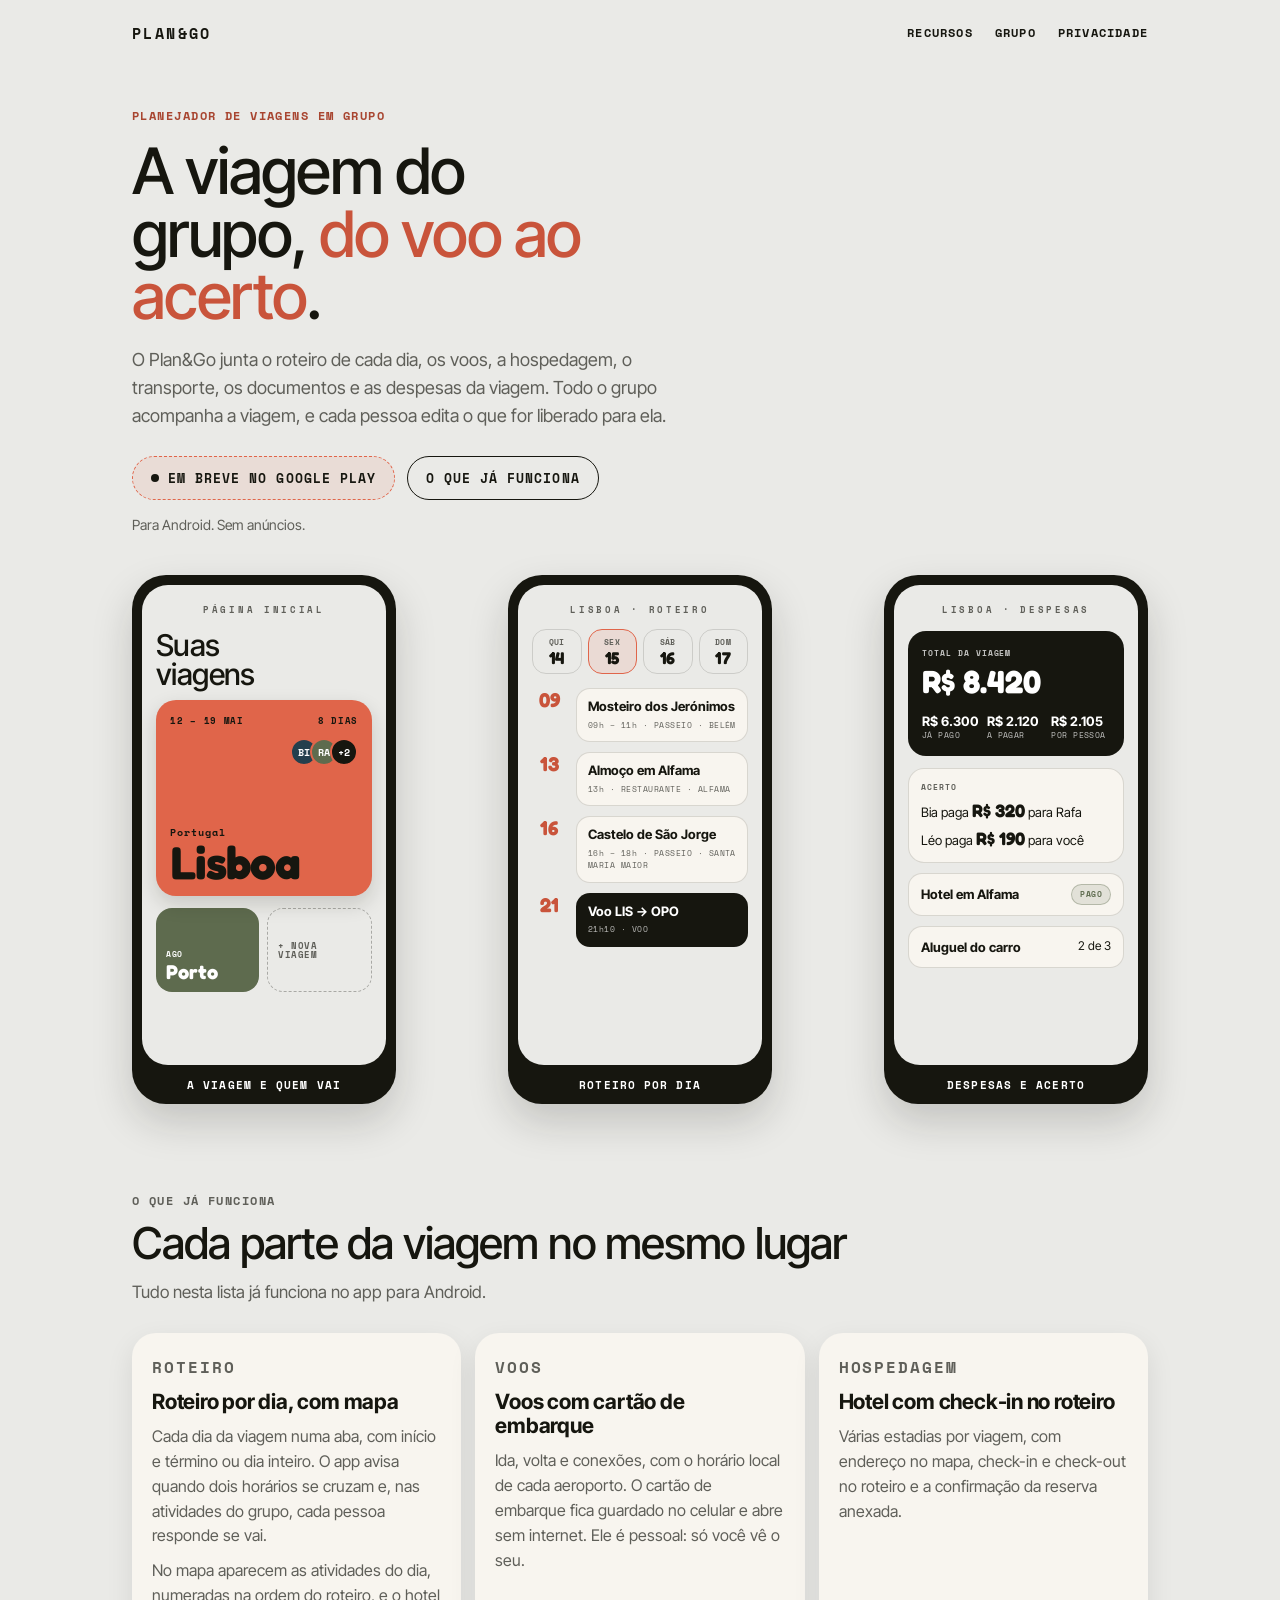
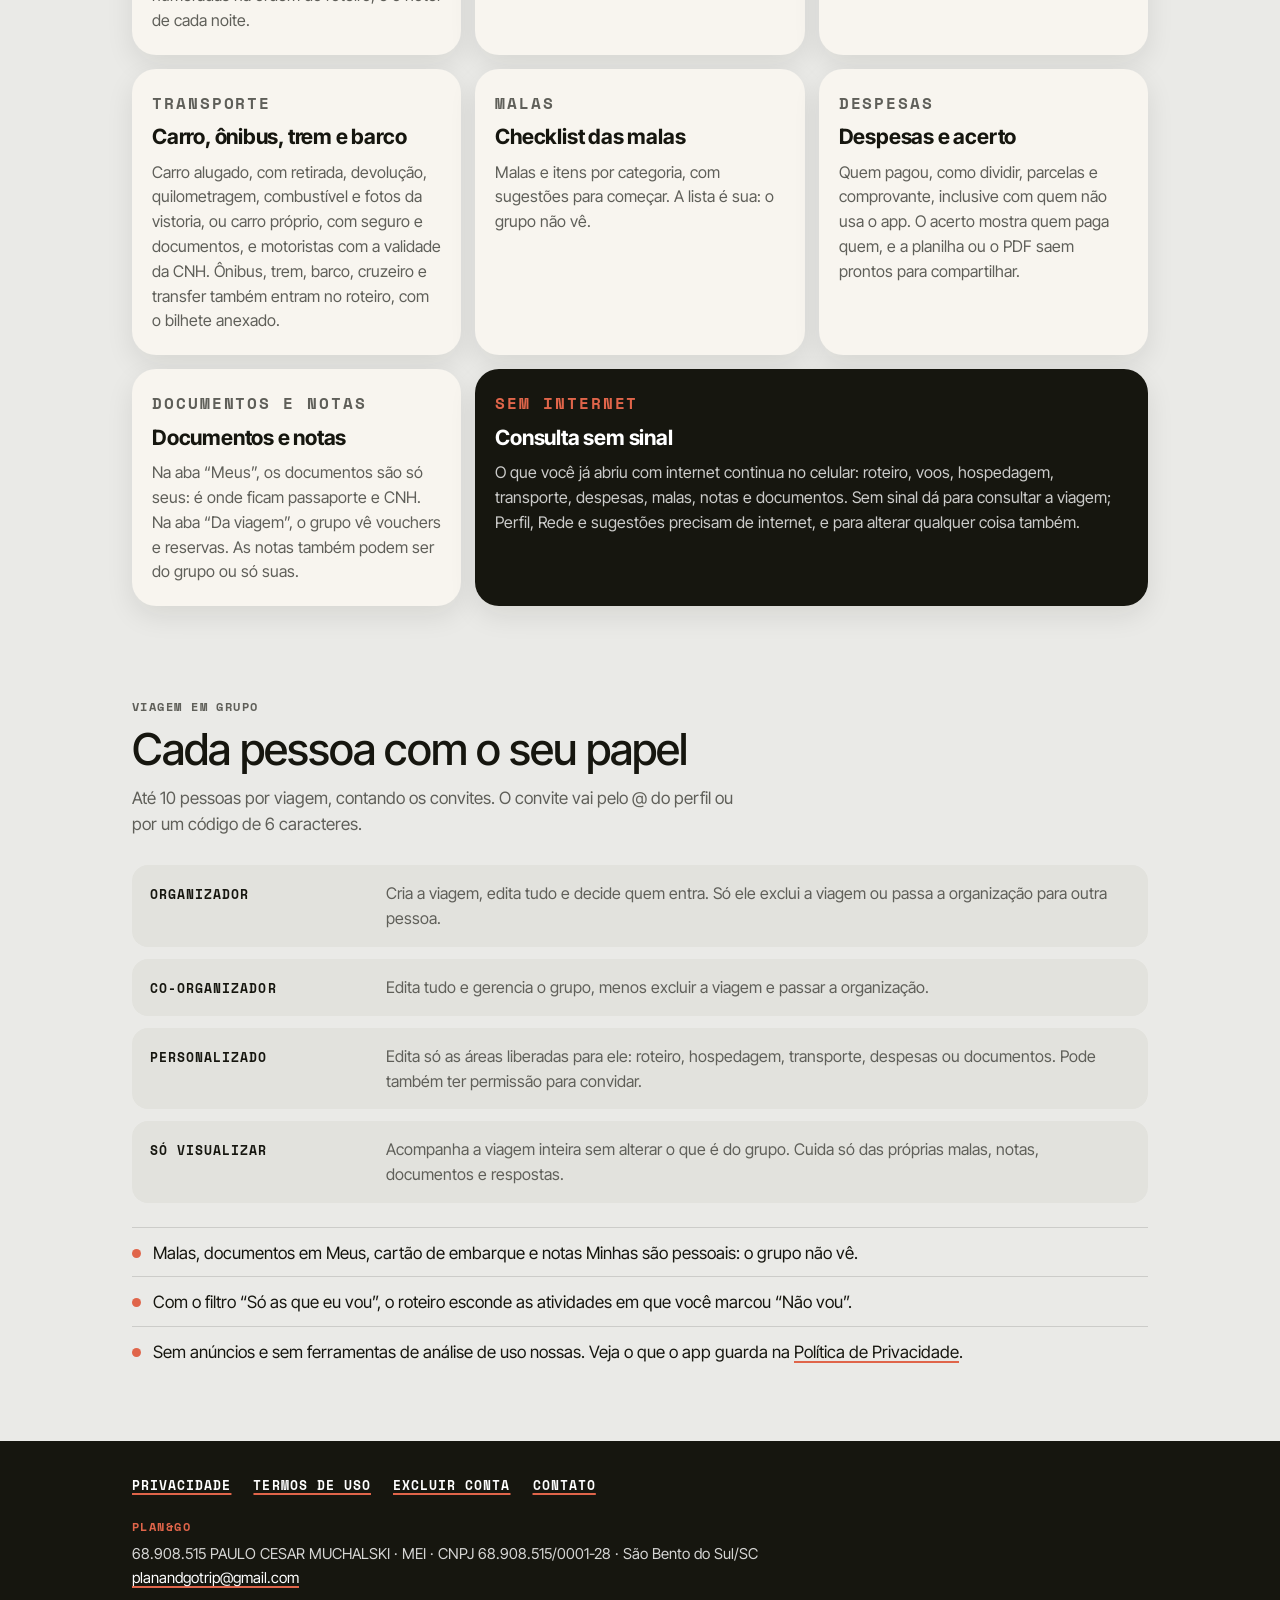
<file: index.html>
<!doctype html>
<html lang="pt-BR">
<head>
  <meta charset="utf-8">
  <meta name="viewport" content="width=device-width, initial-scale=1">
  <title>Plan&amp;Go: planeje a viagem com o grupo</title>
  <meta name="description" content="Roteiro por dia com mapa, voos, hospedagem, transporte, malas, documentos e despesas da viagem, com cada pessoa do grupo no seu papel. Em breve no Google Play.">
  <meta property="og:type" content="website">
  <meta property="og:title" content="Plan&amp;Go: planeje a viagem com o grupo">
  <meta property="og:description" content="Roteiro por dia com mapa, voos, hospedagem, transporte, malas, documentos e despesas da viagem, com cada pessoa do grupo no seu papel. Em breve no Google Play.">
  <meta property="og:url" content="https://planandgo.com.br/">
  <meta property="og:locale" content="pt_BR">
  <meta name="theme-color" content="#EAEAE7">
  <link rel="icon" href="favicon.svg" type="image/svg+xml">
  <link rel="preload" href="fonts/InterTight-500.woff2" as="font" type="font/woff2" crossorigin>
  <link rel="stylesheet" href="styles.css">
</head>
<body>
  <a class="skip-link" href="#conteudo">Pular para o conteúdo</a>

  <header class="site-header">
    <div class="wrap">
      <a class="brand" href="./" aria-label="Plan&amp;Go, página inicial">
        <span>PLAN&amp;GO</span>
      </a>
      <nav class="site-nav" aria-label="Seções">
        <a href="#recursos">Recursos</a>
        <a href="#grupo">Grupo</a>
        <a href="privacidade/">Privacidade</a>
      </nav>
    </div>
  </header>

  <main id="conteudo">
    <section class="hero" aria-labelledby="titulo">
      <div class="wrap">
        <p class="label label--coral">Planejador de viagens em grupo</p>
        <h1 id="titulo">A viagem do grupo, <em>do voo ao acerto</em>.</h1>
        <p class="hero-lead">O Plan&amp;Go junta o roteiro de cada dia, os voos, a hospedagem, o transporte, os documentos e as despesas da viagem. Todo o grupo acompanha a viagem, e cada pessoa edita o que for liberado para ela.</p>
        <div class="hero-actions">
          <p class="pill pill--soon"><span class="pill-dot" aria-hidden="true"></span>Em breve no Google Play</p>
          <a class="pill pill--line" href="#recursos">O que já funciona</a>
        </div>
        <p class="hero-note">Para Android. Sem anúncios.</p>

        <div class="screens" role="region" aria-label="Telas do app" tabindex="0">
          <figure class="phone">
            <div class="phone-screen" aria-hidden="true">
              <div class="mock-eyebrow">Página inicial</div>
              <div class="mock-title">Suas<br>viagens</div>
              <div class="mock-trip">
                <div class="mock-trip-meta"><span>12 – 19 mai</span><span>8 dias</span></div>
                <div class="mock-trip-city"><small>Portugal</small>Lisboa</div>
                <div class="mock-avatars">
                  <span class="mock-avatar" style="background:#243f4d">BI</span>
                  <span class="mock-avatar" style="background:#5e6b4e">RA</span>
                  <span class="mock-avatar" style="background:#16160f">+2</span>
                </div>
              </div>
              <div class="mock-next">
                <div class="mock-next-card"><small>Ago</small>Porto</div>
                <div class="mock-next-card mock-next-card--new">+ Nova viagem</div>
              </div>
            </div>
            <figcaption class="phone-caption">A viagem e quem vai</figcaption>
          </figure>

          <figure class="phone">
            <div class="phone-screen" aria-hidden="true">
              <div class="mock-eyebrow">Lisboa · Roteiro</div>
              <div class="mock-days">
                <div class="mock-day">Qui<b>14</b></div>
                <div class="mock-day mock-day--on">Sex<b>15</b></div>
                <div class="mock-day">Sáb<b>16</b></div>
                <div class="mock-day">Dom<b>17</b></div>
              </div>
              <div class="mock-hour">
                <div class="mock-hour-n">09</div>
                <div class="mock-act"><b>Mosteiro dos Jerónimos</b><span>09h – 11h · PASSEIO · BELÉM</span></div>
              </div>
              <div class="mock-hour">
                <div class="mock-hour-n">13</div>
                <div class="mock-act"><b>Almoço em Alfama</b><span>13h · RESTAURANTE · ALFAMA</span></div>
              </div>
              <div class="mock-hour">
                <div class="mock-hour-n">16</div>
                <div class="mock-act"><b>Castelo de São Jorge</b><span>16h – 18h · PASSEIO · SANTA MARIA MAIOR</span></div>
              </div>
              <div class="mock-hour">
                <div class="mock-hour-n">21</div>
                <div class="mock-act mock-act--flight"><b>Voo LIS → OPO</b><span>21h10 · VOO</span></div>
              </div>
            </div>
            <figcaption class="phone-caption">Roteiro por dia</figcaption>
          </figure>

          <figure class="phone">
            <div class="phone-screen" aria-hidden="true">
              <div class="mock-eyebrow">Lisboa · Despesas</div>
              <div class="mock-sum">
                <div class="label">Total da viagem</div>
                <div class="mock-sum-total">R$ 8.420</div>
                <div class="mock-sum-grid">
                  <div>R$ 6.300<span>Já pago</span></div>
                  <div>R$ 2.120<span>A pagar</span></div>
                  <div>R$ 2.105<span>Por pessoa</span></div>
                </div>
              </div>
              <div class="mock-settle">
                <div class="label label--soft">Acerto</div>
                <p>Bia paga <b>R$ 320</b> para Rafa</p>
                <p>Léo paga <b>R$ 190</b> para você</p>
              </div>
              <div class="mock-line"><b>Hotel em Alfama</b><span class="mock-chip">PAGO</span></div>
              <div class="mock-line"><b>Aluguel do carro</b><span>2 de 3</span></div>
            </div>
            <figcaption class="phone-caption">Despesas e acerto</figcaption>
          </figure>
        </div>
      </div>
    </section>

    <section class="section" id="recursos" aria-labelledby="recursos-titulo">
      <div class="wrap">
        <div class="section-head">
          <p class="label label--coral">O que já funciona</p>
          <h2 id="recursos-titulo">Cada parte da viagem no mesmo lugar</h2>
          <p>Tudo nesta lista já funciona no app para Android.</p>
        </div>
        <ul class="cards">
          <li class="card">
            <p class="label label--soft">Roteiro</p>
            <h3>Roteiro por dia, com mapa</h3>
            <p>Cada dia da viagem numa aba, com início e término ou dia inteiro. O app avisa quando dois horários se cruzam e, nas atividades do grupo, cada pessoa responde se vai.</p>
            <p>No mapa aparecem as atividades do dia, numeradas na ordem do roteiro, e o hotel de cada noite.</p>
          </li>
          <li class="card">
            <p class="label label--soft">Voos</p>
            <h3>Voos com cartão de embarque</h3>
            <p>Ida, volta e conexões, com o horário local de cada aeroporto. O cartão de embarque fica guardado no celular e abre sem internet. Ele é pessoal: só você vê o seu.</p>
          </li>
          <li class="card">
            <p class="label label--soft">Hospedagem</p>
            <h3>Hotel com check-in no roteiro</h3>
            <p>Várias estadias por viagem, com endereço no mapa, check-in e check-out no roteiro e a confirmação da reserva anexada.</p>
          </li>
          <li class="card">
            <p class="label label--soft">Transporte</p>
            <h3>Carro, ônibus, trem e barco</h3>
            <p>Carro alugado, com retirada, devolução, quilometragem, combustível e fotos da vistoria, ou carro próprio, com seguro e documentos, e motoristas com a validade da CNH. Ônibus, trem, barco, cruzeiro e transfer também entram no roteiro, com o bilhete anexado.</p>
          </li>
          <li class="card">
            <p class="label label--soft">Malas</p>
            <h3>Checklist das malas</h3>
            <p>Malas e itens por categoria, com sugestões para começar. A lista é sua: o grupo não vê.</p>
          </li>
          <li class="card">
            <p class="label label--soft">Despesas</p>
            <h3>Despesas e acerto</h3>
            <p>Quem pagou, como dividir, parcelas e comprovante, inclusive com quem não usa o app. O acerto mostra quem paga quem, e a planilha ou o PDF saem prontos para compartilhar.</p>
          </li>
          <li class="card">
            <p class="label label--soft">Documentos e notas</p>
            <h3>Documentos e notas</h3>
            <p>Na aba “Meus”, os documentos são só seus: é onde ficam passaporte e CNH. Na aba “Da viagem”, o grupo vê vouchers e reservas. As notas também podem ser do grupo ou só suas.</p>
          </li>
          <li class="card card--ink">
            <p class="label">Sem internet</p>
            <h3>Consulta sem sinal</h3>
            <p>O que você já abriu com internet continua no celular: roteiro, voos, hospedagem, transporte, despesas, malas, notas e documentos. Sem sinal dá para consultar a viagem; Perfil, Rede e sugestões precisam de internet, e para alterar qualquer coisa também.</p>
          </li>
        </ul>
      </div>
    </section>

    <section class="section" id="grupo" aria-labelledby="grupo-titulo">
      <div class="wrap">
        <div class="section-head">
          <p class="label label--coral">Viagem em grupo</p>
          <h2 id="grupo-titulo">Cada pessoa com o seu papel</h2>
          <p>Até 10 pessoas por viagem, contando os convites. O convite vai pelo @ do perfil ou por um código de 6 caracteres.</p>
        </div>
        <dl class="roles">
          <div class="role">
            <dt>Organizador</dt>
            <dd>Cria a viagem, edita tudo e decide quem entra. Só ele exclui a viagem ou passa a organização para outra pessoa.</dd>
          </div>
          <div class="role">
            <dt><span class="nowrap">Co-organizador</span></dt>
            <dd>Edita tudo e gerencia o grupo, menos excluir a viagem e passar a organização.</dd>
          </div>
          <div class="role">
            <dt>Personalizado</dt>
            <dd>Edita só as áreas liberadas para ele: roteiro, hospedagem, transporte, despesas ou documentos. Pode também ter permissão para convidar.</dd>
          </div>
          <div class="role">
            <dt>Só visualizar</dt>
            <dd>Acompanha a viagem inteira sem alterar o que é do grupo. Cuida só das próprias malas, notas, documentos e respostas.</dd>
          </div>
        </dl>
        <ul class="facts">
          <li>Malas, documentos em Meus, cartão de embarque e notas Minhas são pessoais: o grupo não vê.</li>
          <li>Com o filtro “Só as que eu vou”, o roteiro esconde as atividades em que você marcou “Não vou”.</li>
          <li>Sem anúncios e sem ferramentas de análise de uso nossas. Veja o que o app guarda na <a href="privacidade/">Política de Privacidade</a>.</li>
        </ul>
      </div>
    </section>
  </main>

  <footer class="site-footer">
    <div class="wrap">
      <nav aria-label="Rodapé">
        <ul class="footer-links">
          <li><a href="privacidade/">Privacidade</a></li>
          <li><a href="termos/">Termos de Uso</a></li>
          <li><a href="excluir-conta/">Excluir conta</a></li>
          <li><a href="mailto:planandgotrip@gmail.com">Contato</a></li>
        </ul>
      </nav>
      <p class="footer-company">
        <span class="label">Plan&amp;Go</span>
        68.908.515 PAULO CESAR MUCHALSKI · MEI · <span class="nowrap">CNPJ 68.908.515/0001-28</span> · São Bento do Sul/SC<br>
        <a href="mailto:planandgotrip@gmail.com">planandgotrip@gmail.com</a>
      </p>
    </div>
  </footer>
</body>
</html>
</file>
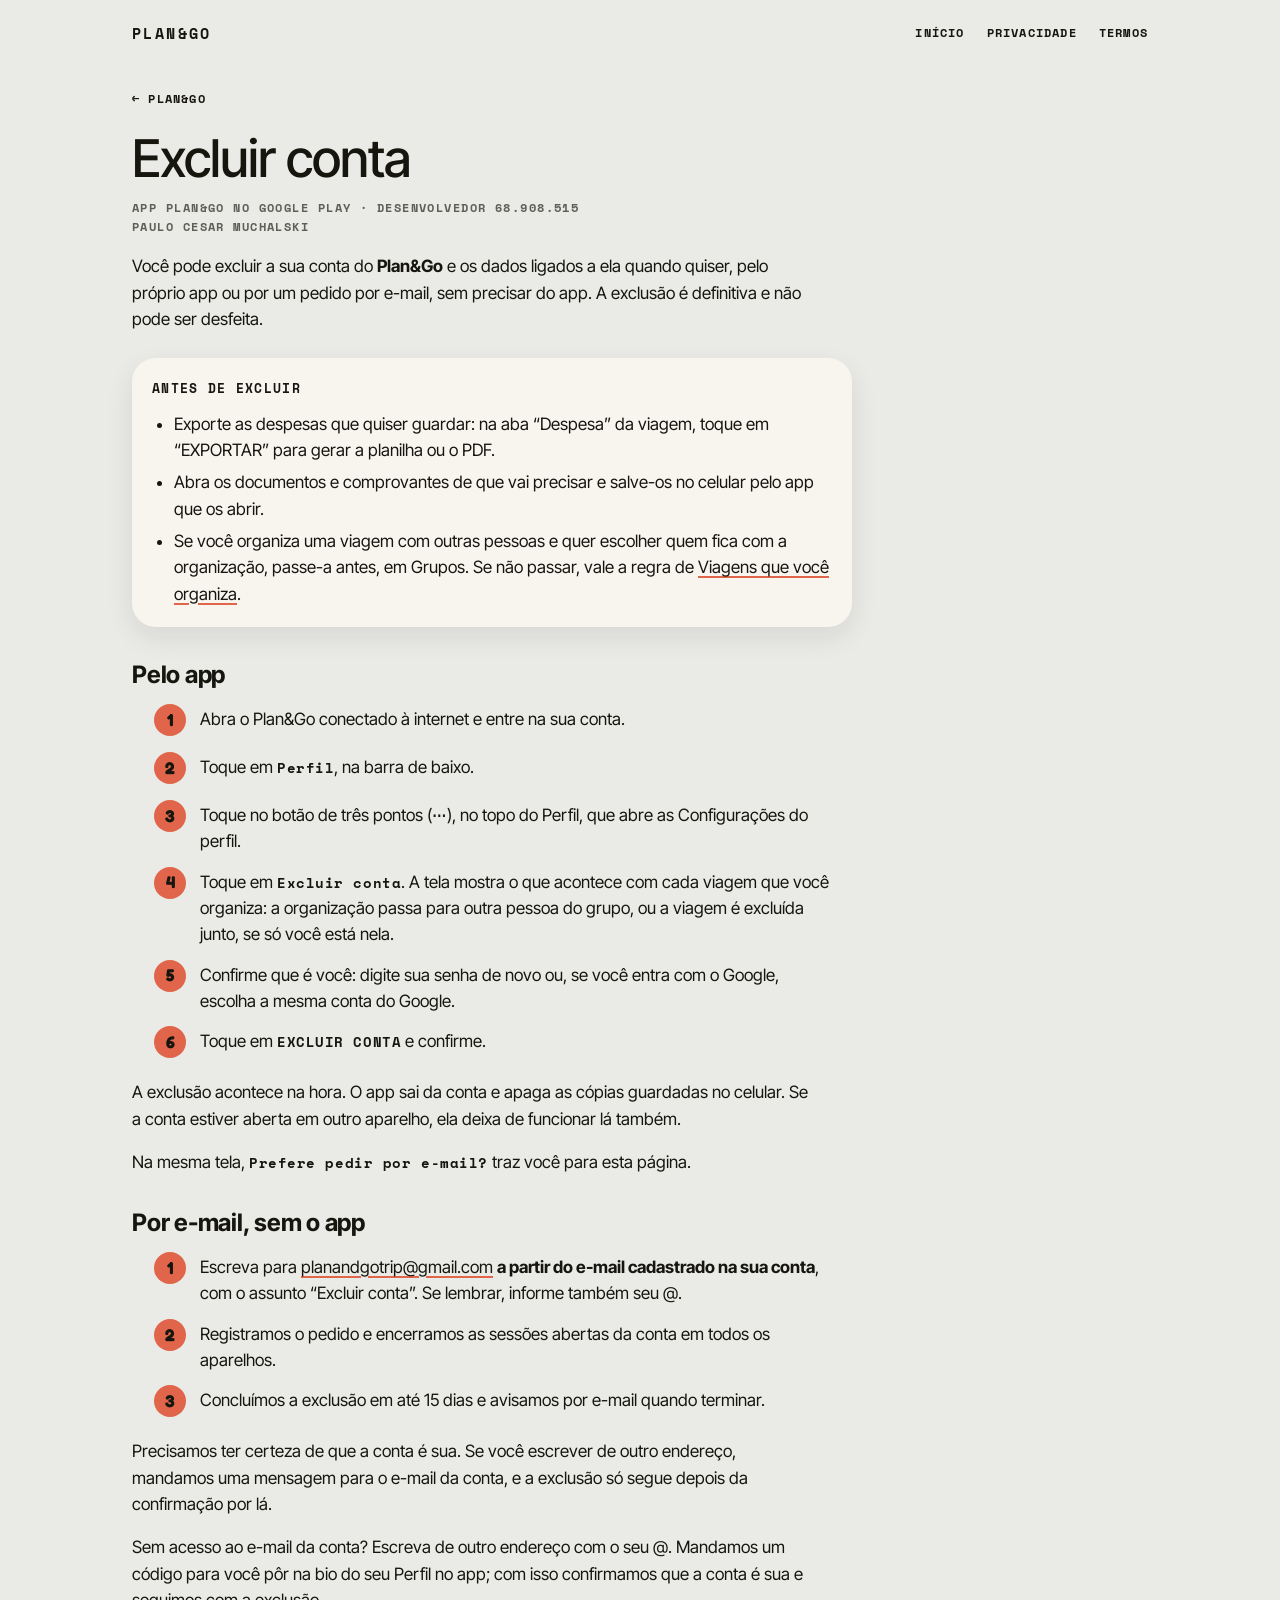
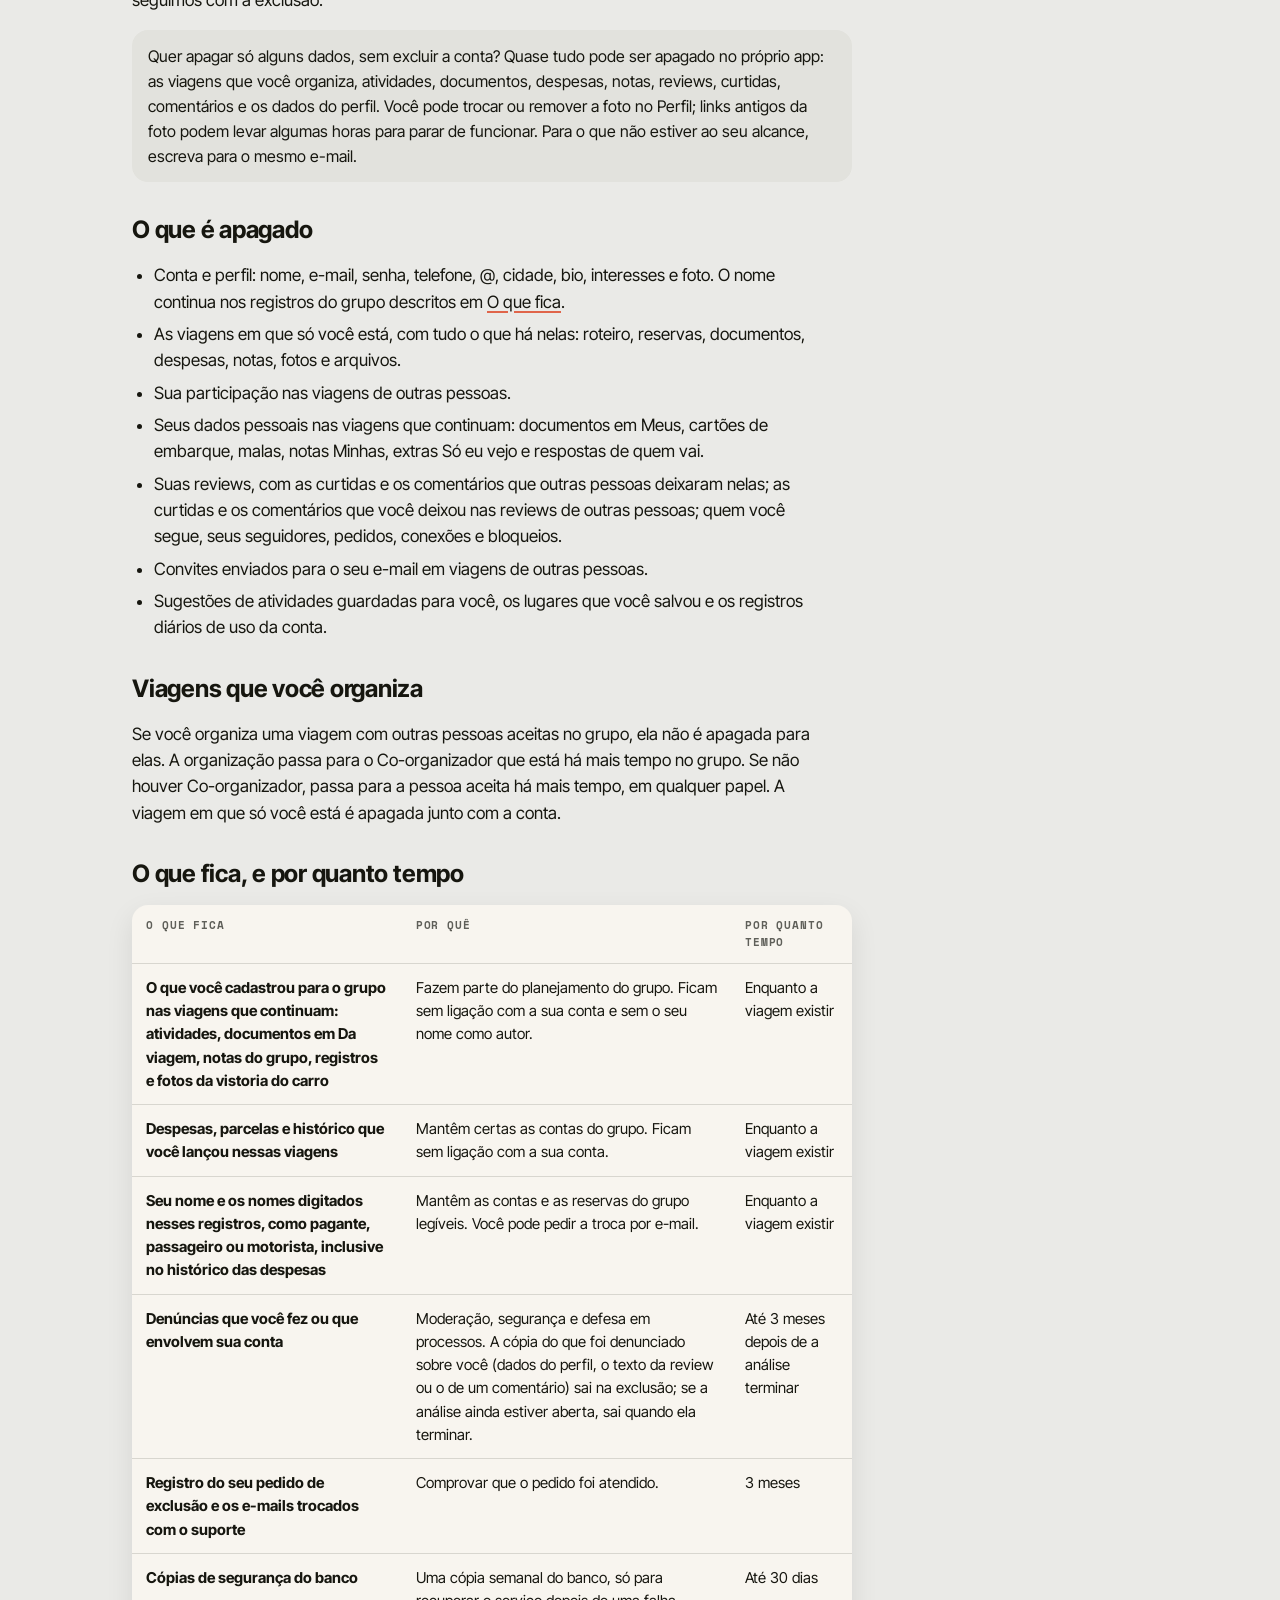
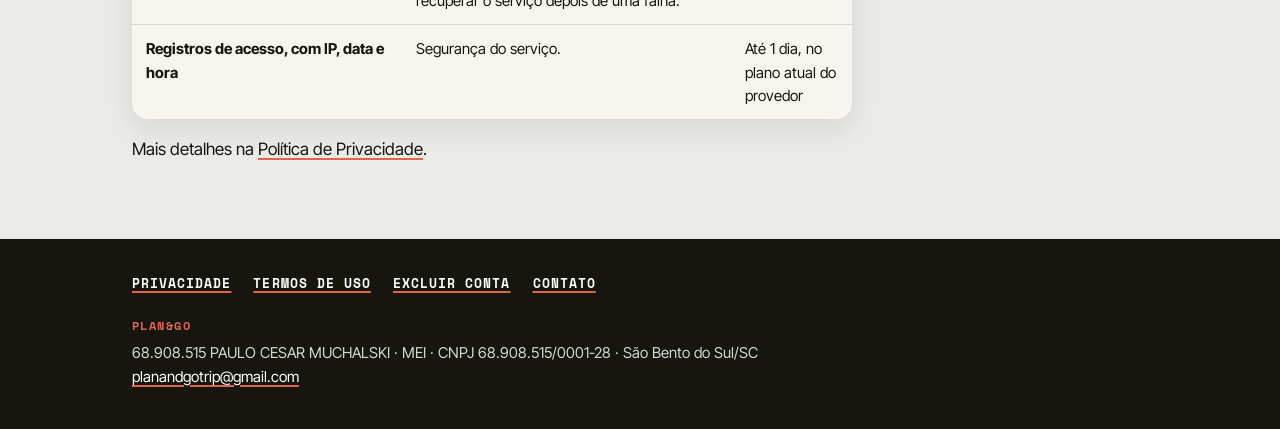
<file: excluir-conta/index.html>
<!doctype html>
<html lang="pt-BR">
<head>
  <meta charset="utf-8">
  <meta name="viewport" content="width=device-width, initial-scale=1">
  <title>Excluir conta · Plan&amp;Go</title>
  <meta name="description" content="Como excluir sua conta do app Plan&amp;Go pelo app ou por e-mail, o que é apagado, o que fica e em quanto tempo.">
  <meta name="theme-color" content="#EAEAE7">
  <link rel="icon" href="../favicon.svg" type="image/svg+xml">
  <link rel="stylesheet" href="../styles.css">
</head>
<body>
  <a class="skip-link" href="#conteudo">Pular para o conteúdo</a>

  <header class="site-header">
    <div class="wrap">
      <a class="brand" href="../" aria-label="Plan&amp;Go, página inicial">
        <span>PLAN&amp;GO</span>
      </a>
      <nav class="site-nav" aria-label="Páginas">
        <a href="../">Início</a>
        <a href="../privacidade/">Privacidade</a>
        <a href="../termos/">Termos</a>
      </nav>
    </div>
  </header>

  <main id="conteudo" class="doc">
    <div class="wrap">
      <article class="doc-inner">
        <a class="back-link" href="../">← Plan&amp;Go</a>
        <h1>Excluir conta</h1>
        <p class="doc-meta label label--soft">App Plan&amp;Go no Google Play · desenvolvedor 68.908.515 PAULO CESAR MUCHALSKI</p>

        <p>Você pode excluir a sua conta do <strong>Plan&amp;Go</strong> e os dados ligados a ela quando quiser, pelo próprio app ou por um pedido por e-mail, sem precisar do app. A exclusão é definitiva e não pode ser desfeita.</p>

        <aside class="summary" aria-labelledby="antes">
          <h2 id="antes">Antes de excluir</h2>
          <ul>
            <li>Exporte as despesas que quiser guardar: na aba “Despesa” da viagem, toque em “EXPORTAR” para gerar a planilha ou o PDF.</li>
            <li>Abra os documentos e comprovantes de que vai precisar e salve-os no celular pelo app que os abrir.</li>
            <li>Se você organiza uma viagem com outras pessoas e quer escolher quem fica com a organização, passe-a antes, em Grupos. Se não passar, vale a regra de <a href="#viagens">Viagens que você organiza</a>.</li>
          </ul>
        </aside>

        <section id="pelo-app" aria-labelledby="t-pelo-app">
          <h2 id="t-pelo-app">Pelo app</h2>
          <ol class="steps">
            <li>Abra o Plan&amp;Go conectado à internet e entre na sua conta.</li>
            <li>Toque em <span class="path">Perfil</span>, na barra de baixo.</li>
            <li>Toque no botão de três pontos (<span class="path">⋯</span>), no topo do Perfil, que abre as Configurações do perfil.</li>
            <li>Toque em <span class="path">Excluir conta</span>. A tela mostra o que acontece com cada viagem que você organiza: a organização passa para outra pessoa do grupo, ou a viagem é excluída junto, se só você está nela.</li>
            <li>Confirme que é você: digite sua senha de novo ou, se você entra com o Google, escolha a mesma conta do Google.</li>
            <li>Toque em <span class="path">EXCLUIR CONTA</span> e confirme.</li>
          </ol>
          <p>A exclusão acontece na hora. O app sai da conta e apaga as cópias guardadas no celular. Se a conta estiver aberta em outro aparelho, ela deixa de funcionar lá também.</p>
          <p>Na mesma tela, <span class="path">Prefere pedir por e-mail?</span> traz você para esta página.</p>
        </section>

        <section id="por-email" aria-labelledby="t-por-email">
          <h2 id="t-por-email">Por e-mail, sem o app</h2>
          <ol class="steps">
            <li>Escreva para <a href="mailto:planandgotrip@gmail.com?subject=Excluir%20conta">planandgotrip@gmail.com</a> <strong>a partir do e-mail cadastrado na sua conta</strong>, com o assunto “Excluir conta”. Se lembrar, informe também seu @.</li>
            <li>Registramos o pedido e encerramos as sessões abertas da conta em todos os aparelhos.</li>
            <li>Concluímos a exclusão em até 15 dias e avisamos por e-mail quando terminar.</li>
          </ol>
          <p>Precisamos ter certeza de que a conta é sua. Se você escrever de outro endereço, mandamos uma mensagem para o e-mail da conta, e a exclusão só segue depois da confirmação por lá.</p>
          <p>Sem acesso ao e-mail da conta? Escreva de outro endereço com o seu @. Mandamos um código para você pôr na bio do seu Perfil no app; com isso confirmamos que a conta é sua e seguimos com a exclusão.</p>
          <p class="note">Quer apagar só alguns dados, sem excluir a conta? Quase tudo pode ser apagado no próprio app: as viagens que você organiza, atividades, documentos, despesas, notas, reviews, curtidas, comentários e os dados do perfil. Você pode trocar ou remover a foto no Perfil; links antigos da foto podem levar algumas horas para parar de funcionar. Para o que não estiver ao seu alcance, escreva para o mesmo e-mail.</p>
        </section>

        <section id="apagado" aria-labelledby="t-apagado">
          <h2 id="t-apagado">O que é apagado</h2>
          <ul>
            <li>Conta e perfil: nome, e-mail, senha, telefone, @, cidade, bio, interesses e foto. O nome continua nos registros do grupo descritos em <a href="#fica">O que fica</a>.</li>
            <li>As viagens em que só você está, com tudo o que há nelas: roteiro, reservas, documentos, despesas, notas, fotos e arquivos.</li>
            <li>Sua participação nas viagens de outras pessoas.</li>
            <li>Seus dados pessoais nas viagens que continuam: documentos em Meus, cartões de embarque, malas, notas Minhas, extras Só eu vejo e respostas de quem vai.</li>
            <li>Suas reviews, com as curtidas e os comentários que outras pessoas deixaram nelas; as curtidas e os comentários que você deixou nas reviews de outras pessoas; quem você segue, seus seguidores, pedidos, conexões e bloqueios.</li>
            <li>Convites enviados para o seu e-mail em viagens de outras pessoas.</li>
            <li>Sugestões de atividades guardadas para você, os lugares que você salvou e os registros diários de uso da conta.</li>
          </ul>
        </section>

        <section id="viagens" aria-labelledby="t-viagens">
          <h2 id="t-viagens">Viagens que você organiza</h2>
          <p>Se você organiza uma viagem com outras pessoas aceitas no grupo, ela não é apagada para elas. A organização passa para o <span class="nowrap">Co-organizador</span> que está há mais tempo no grupo. Se não houver <span class="nowrap">Co-organizador</span>, passa para a pessoa aceita há mais tempo, em qualquer papel. A viagem em que só você está é apagada junto com a conta.</p>
        </section>

        <section id="fica" aria-labelledby="t-fica">
          <h2 id="t-fica">O que fica, e por quanto tempo</h2>
          <div class="table-wrap">
            <table>
              <thead>
                <tr><th scope="col">O que fica</th><th scope="col">Por quê</th><th scope="col">Por quanto tempo</th></tr>
              </thead>
              <tbody>
                <tr>
                  <th scope="row">O que você cadastrou para o grupo nas viagens que continuam: atividades, documentos em Da viagem, notas do grupo, registros e fotos da vistoria do carro</th>
                  <td data-label="Por quê">Fazem parte do planejamento do grupo. Ficam sem ligação com a sua conta e sem o seu nome como autor.</td>
                  <td data-label="Por quanto tempo">Enquanto a viagem existir</td>
                </tr>
                <tr>
                  <th scope="row">Despesas, parcelas e histórico que você lançou nessas viagens</th>
                  <td data-label="Por quê">Mantêm certas as contas do grupo. Ficam sem ligação com a sua conta.</td>
                  <td data-label="Por quanto tempo">Enquanto a viagem existir</td>
                </tr>
                <tr>
                  <th scope="row">Seu nome e os nomes digitados nesses registros, como pagante, passageiro ou motorista, inclusive no histórico das despesas</th>
                  <td data-label="Por quê">Mantêm as contas e as reservas do grupo legíveis. Você pode pedir a troca por e-mail.</td>
                  <td data-label="Por quanto tempo">Enquanto a viagem existir</td>
                </tr>
                <tr>
                  <th scope="row">Denúncias que você fez ou que envolvem sua conta</th>
                  <td data-label="Por quê">Moderação, segurança e defesa em processos. A cópia do que foi denunciado sobre você (dados do perfil, o texto da review ou o de um comentário) sai na exclusão; se a análise ainda estiver aberta, sai quando ela terminar.</td>
                  <td data-label="Por quanto tempo">Até 3 meses depois de a análise terminar</td>
                </tr>
                <tr>
                  <th scope="row">Registro do seu pedido de exclusão e os e-mails trocados com o suporte</th>
                  <td data-label="Por quê">Comprovar que o pedido foi atendido.</td>
                  <td data-label="Por quanto tempo">3 meses</td>
                </tr>
                <tr>
                  <th scope="row">Cópias de segurança do banco</th>
                  <td data-label="Por quê">Uma cópia semanal do banco, só para recuperar o serviço depois de uma falha.</td>
                  <td data-label="Por quanto tempo">Até 30 dias</td>
                </tr>
                <tr>
                  <th scope="row">Registros de acesso, com IP, data e hora</th>
                  <td data-label="Por quê">Segurança do serviço.</td>
                  <td data-label="Por quanto tempo">Até 1 dia, no plano atual do provedor</td>
                </tr>
              </tbody>
            </table>
          </div>
          <p>Mais detalhes na <a href="../privacidade/">Política de Privacidade</a>.</p>
        </section>
      </article>
    </div>
  </main>

  <footer class="site-footer">
    <div class="wrap">
      <nav aria-label="Rodapé">
        <ul class="footer-links">
          <li><a href="../privacidade/">Privacidade</a></li>
          <li><a href="../termos/">Termos de Uso</a></li>
          <li><a href="../excluir-conta/" aria-current="page">Excluir conta</a></li>
          <li><a href="mailto:planandgotrip@gmail.com">Contato</a></li>
        </ul>
      </nav>
      <p class="footer-company">
        <span class="label">Plan&amp;Go</span>
        68.908.515 PAULO CESAR MUCHALSKI · MEI · <span class="nowrap">CNPJ 68.908.515/0001-28</span> · São Bento do Sul/SC<br>
        <a href="mailto:planandgotrip@gmail.com">planandgotrip@gmail.com</a>
      </p>
    </div>
  </footer>
</body>
</html>
</file>
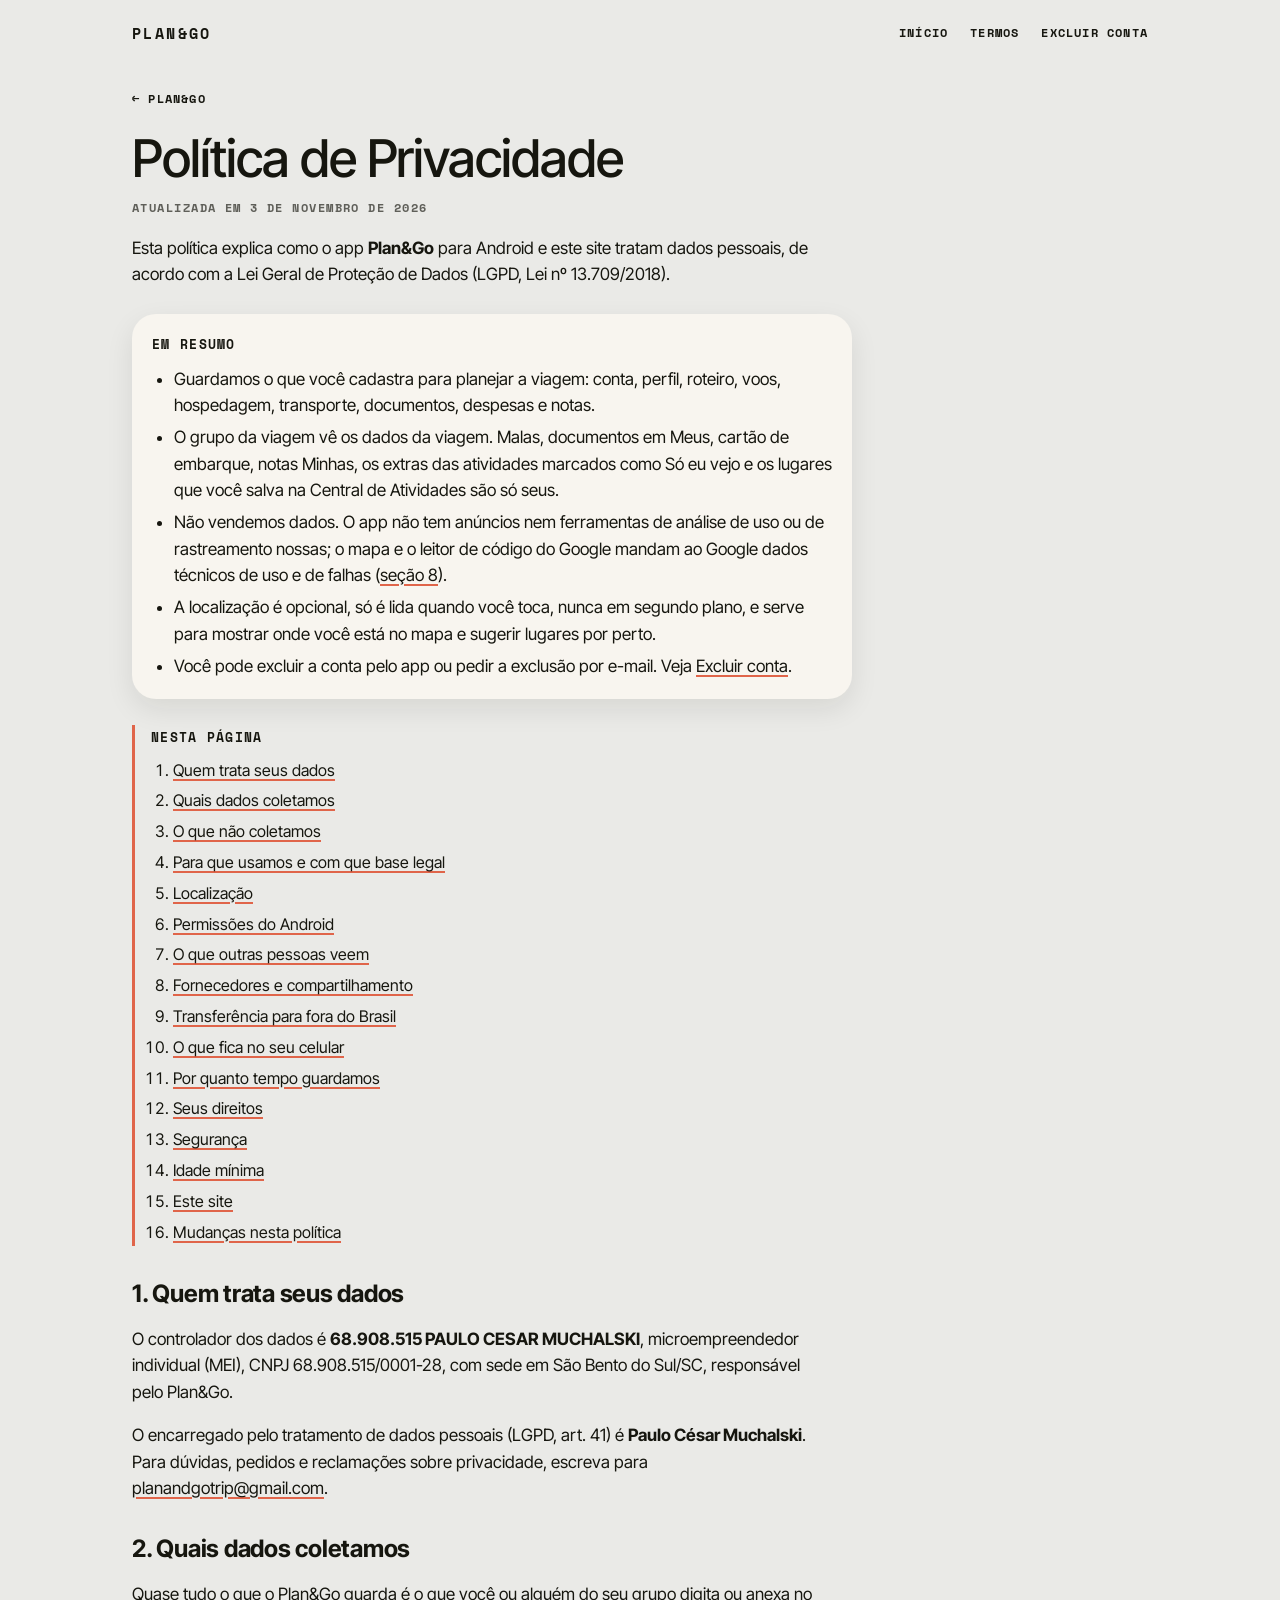
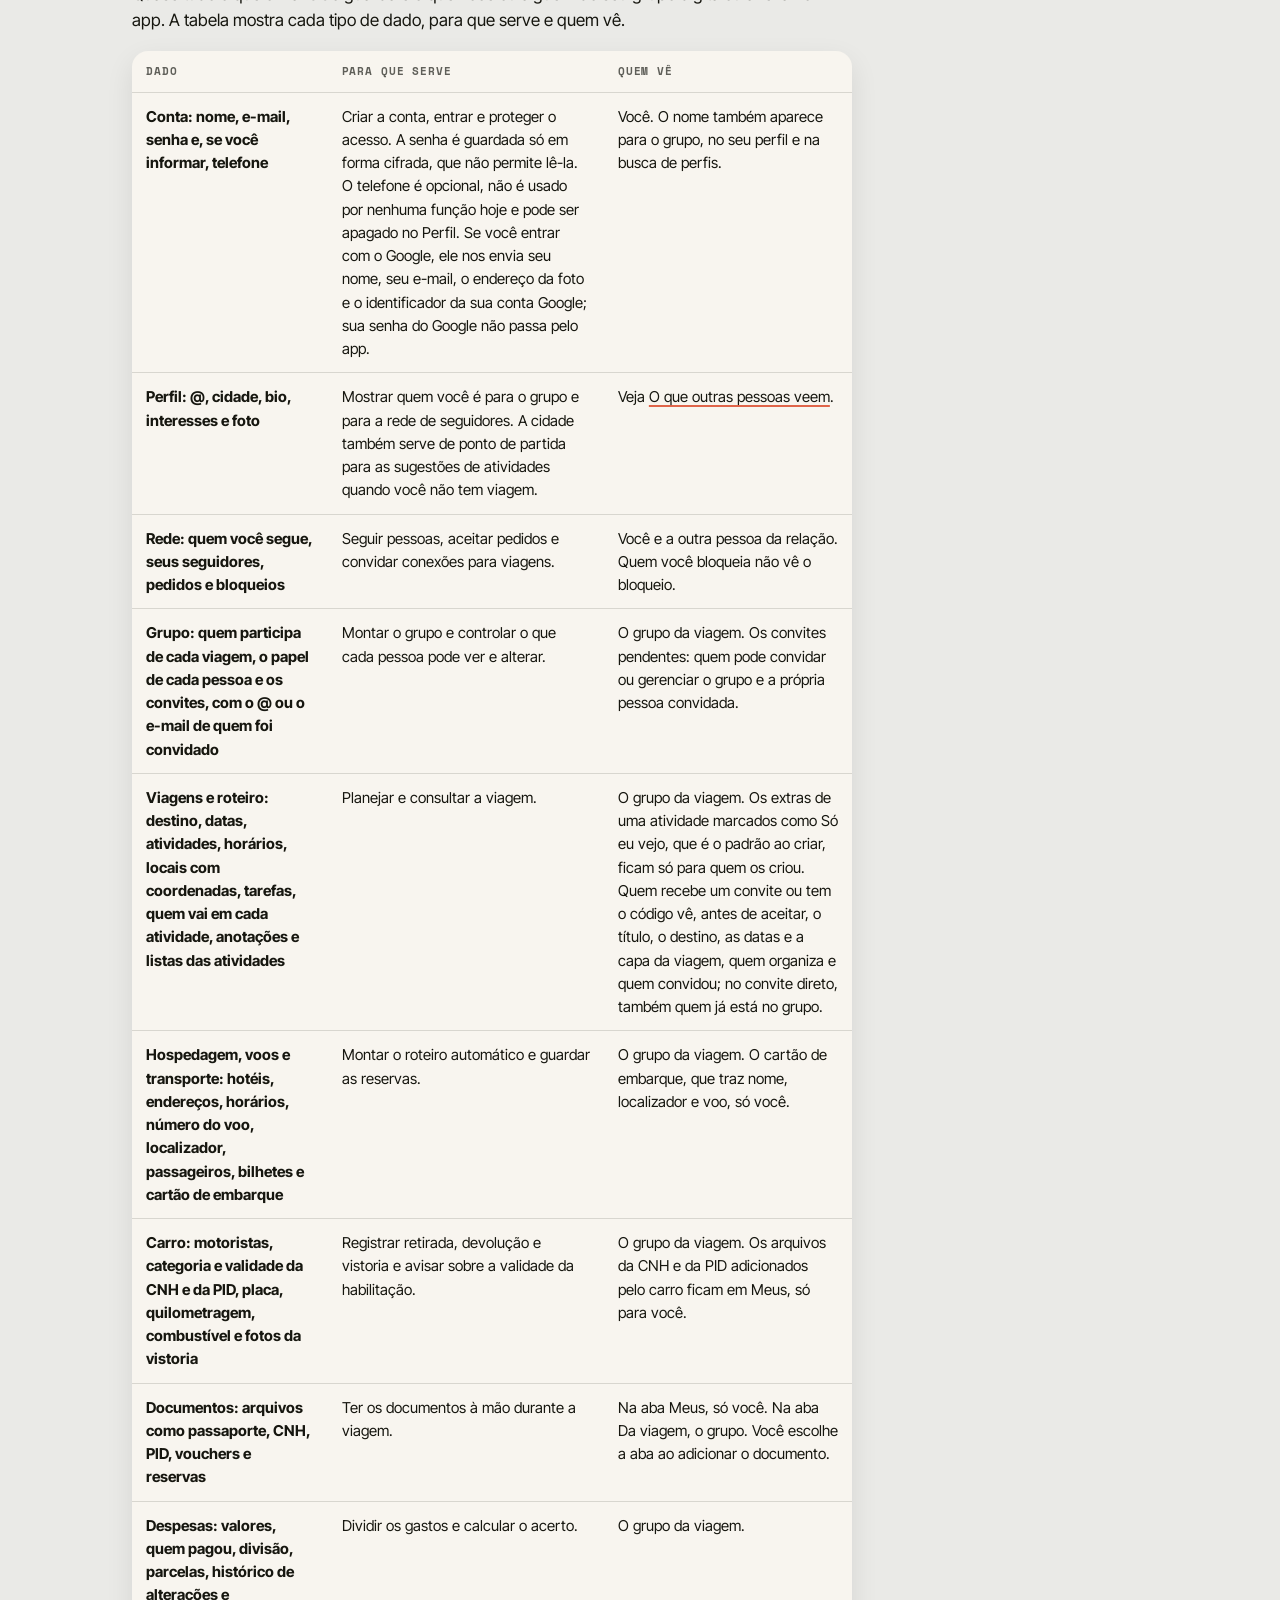
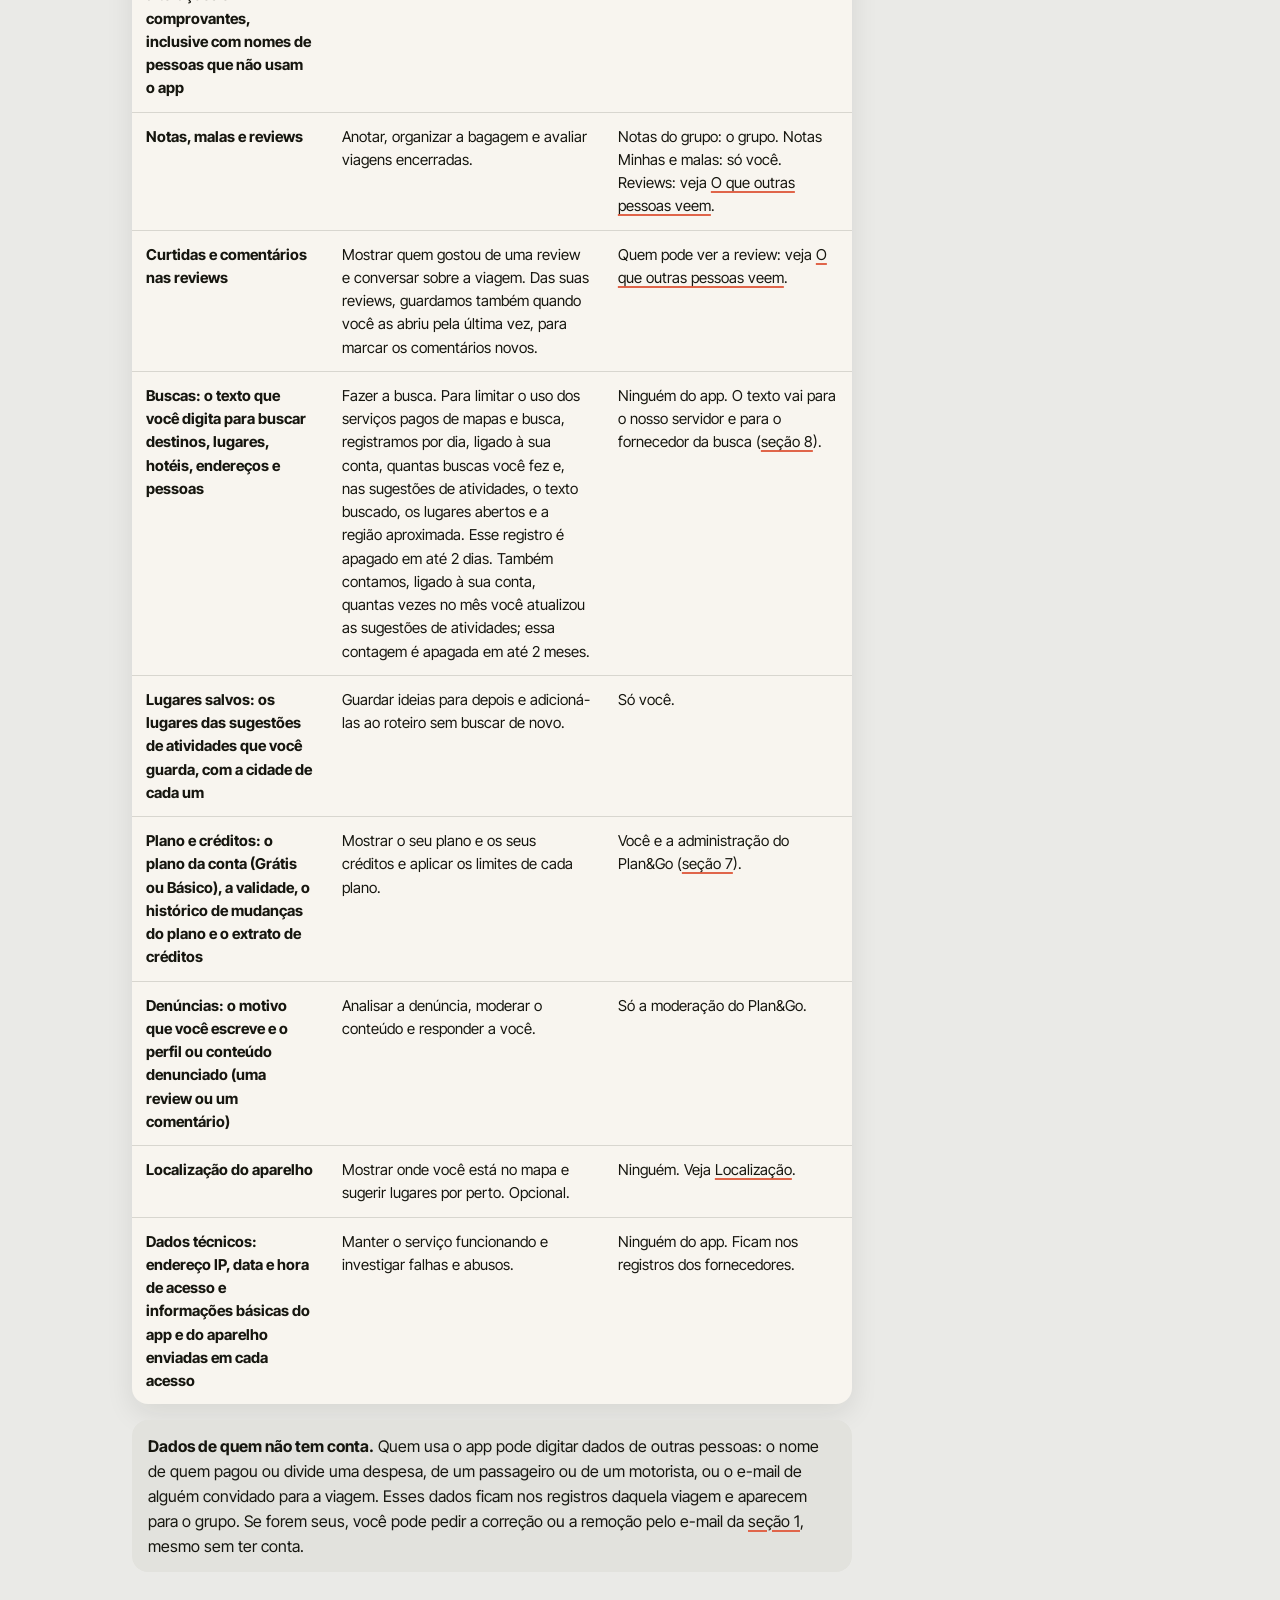
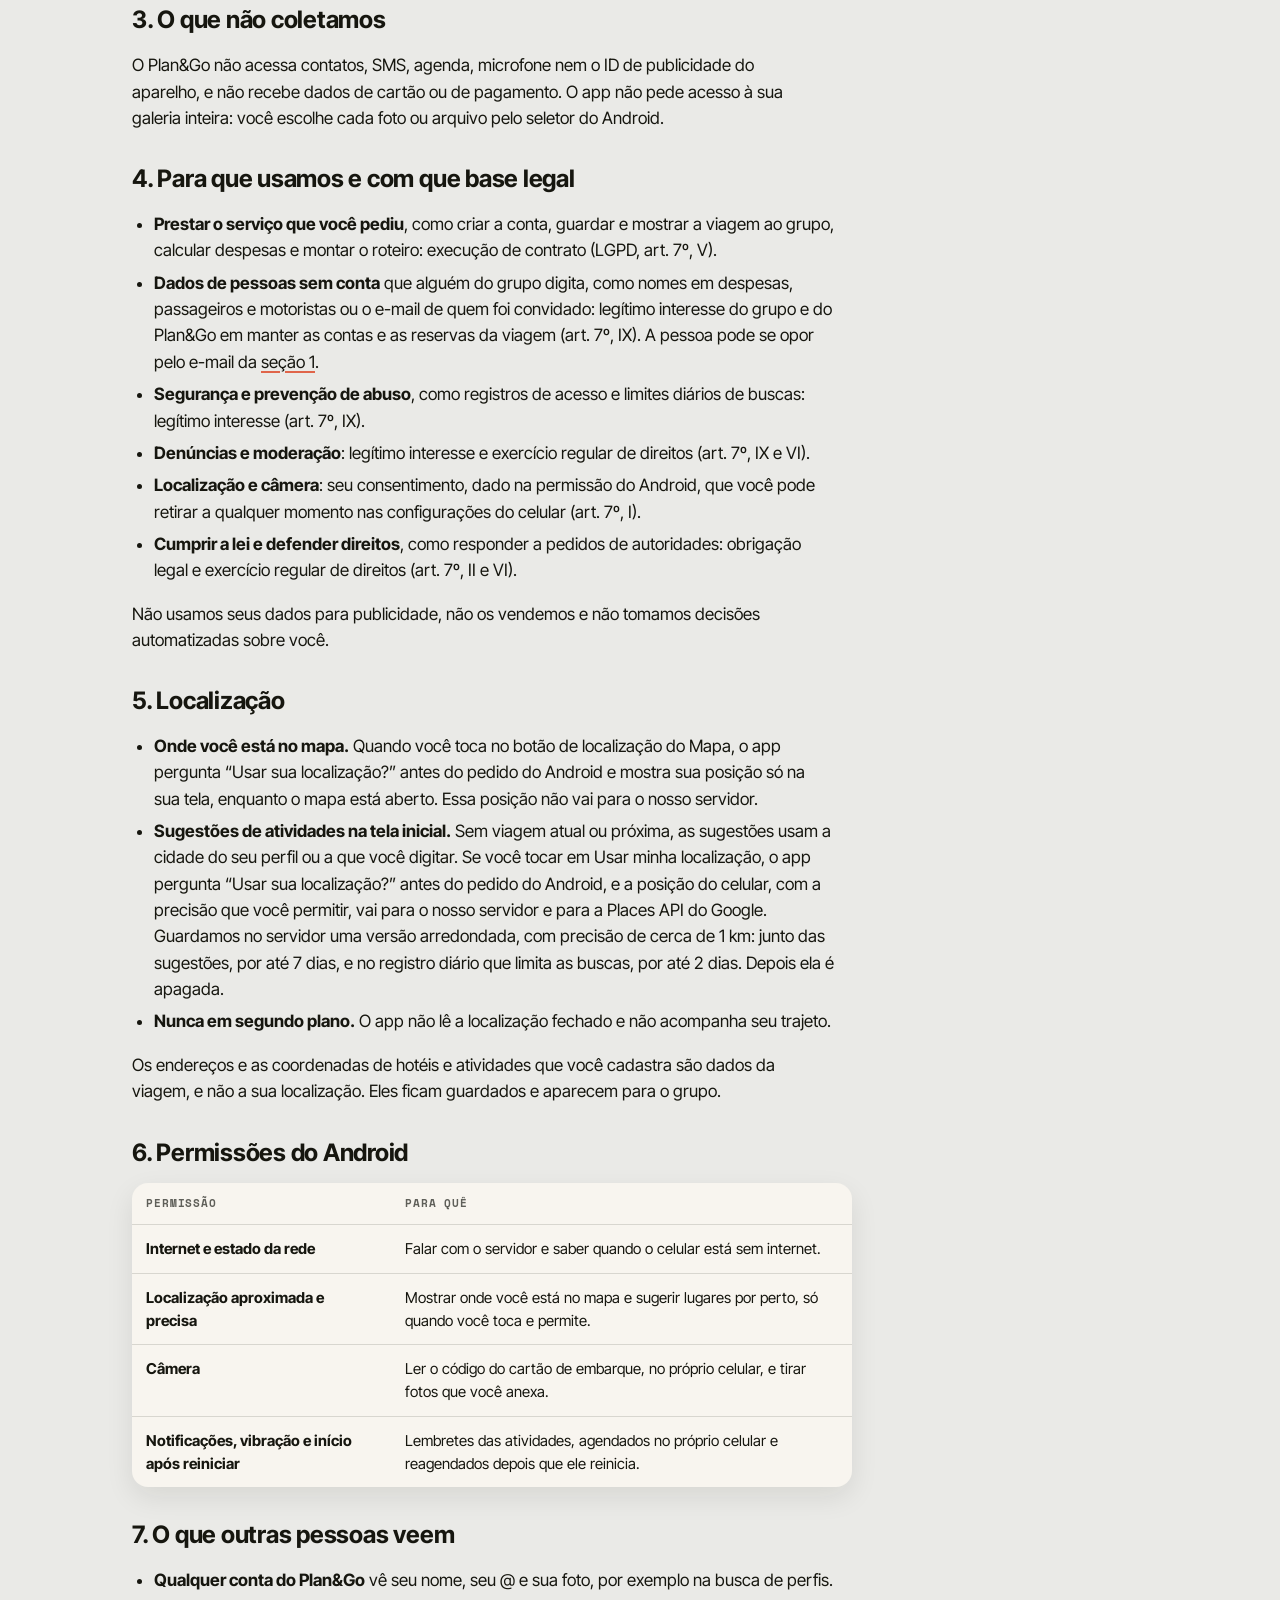
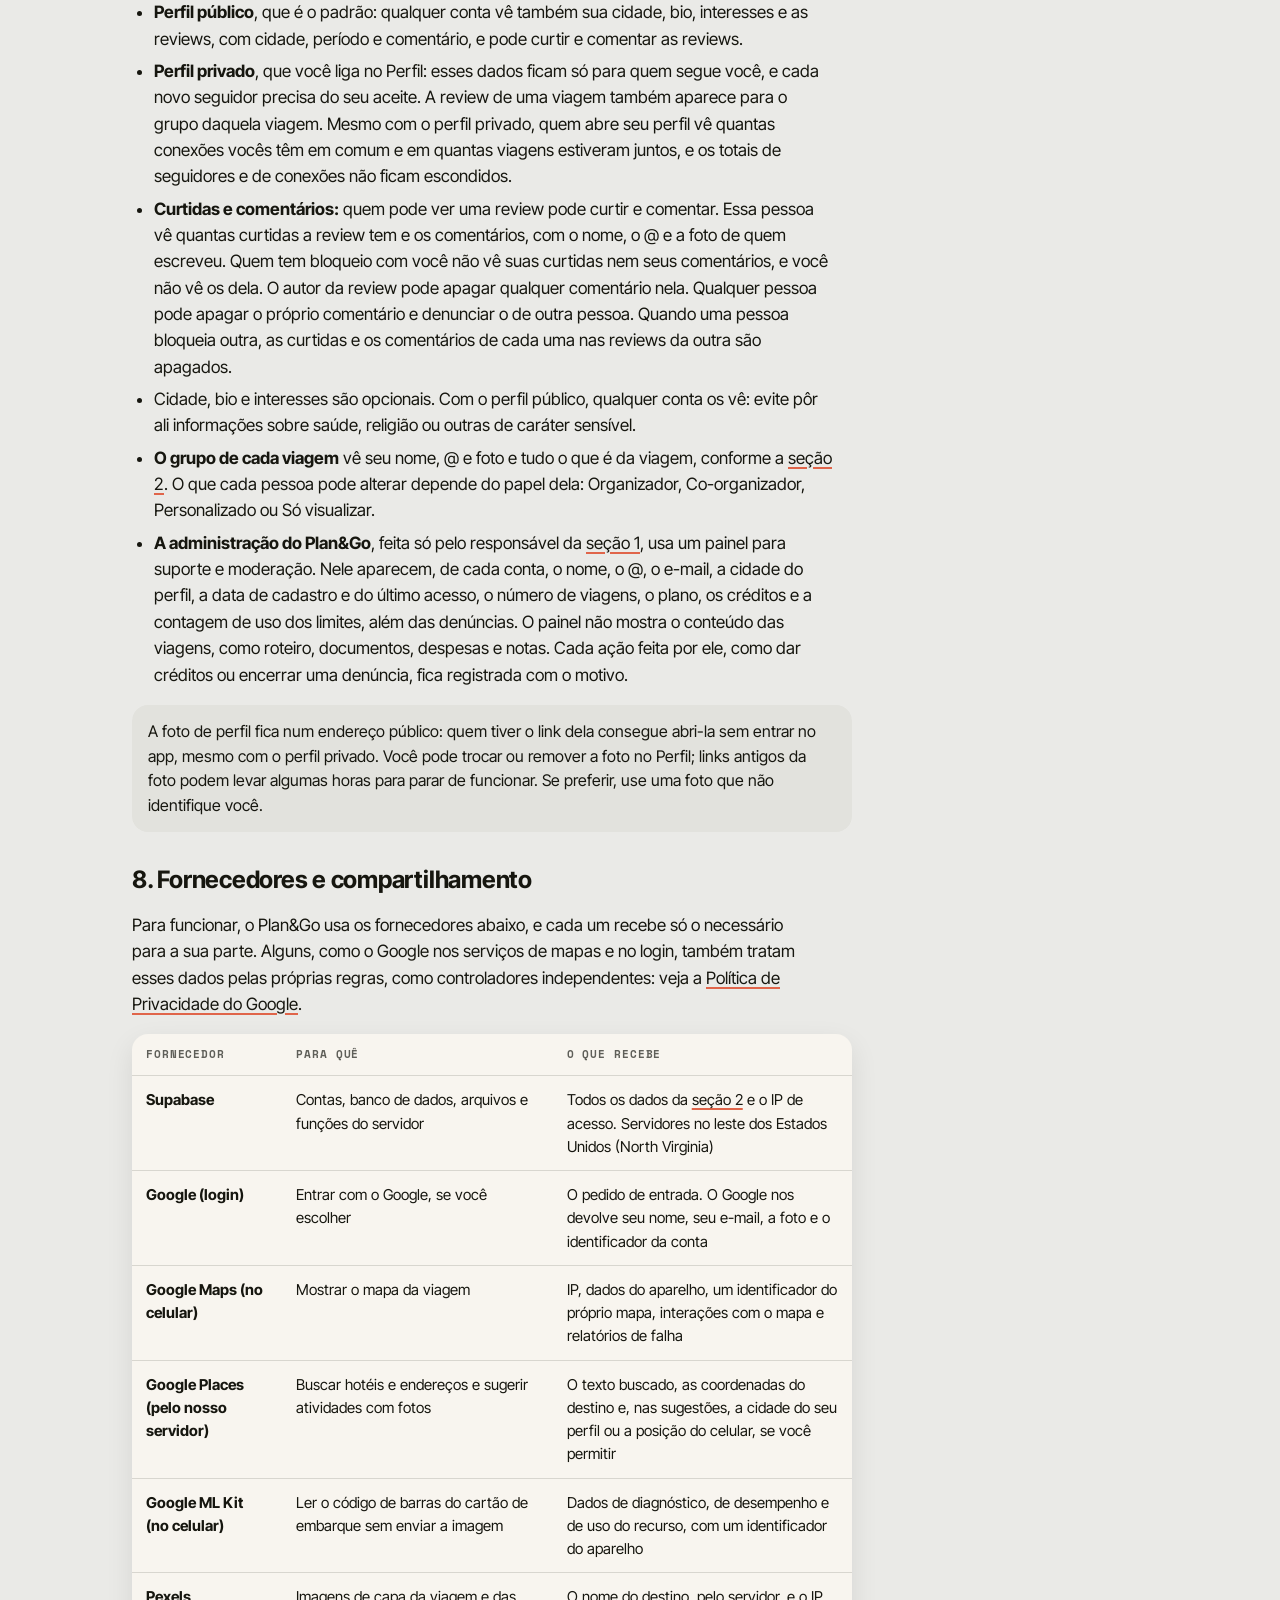
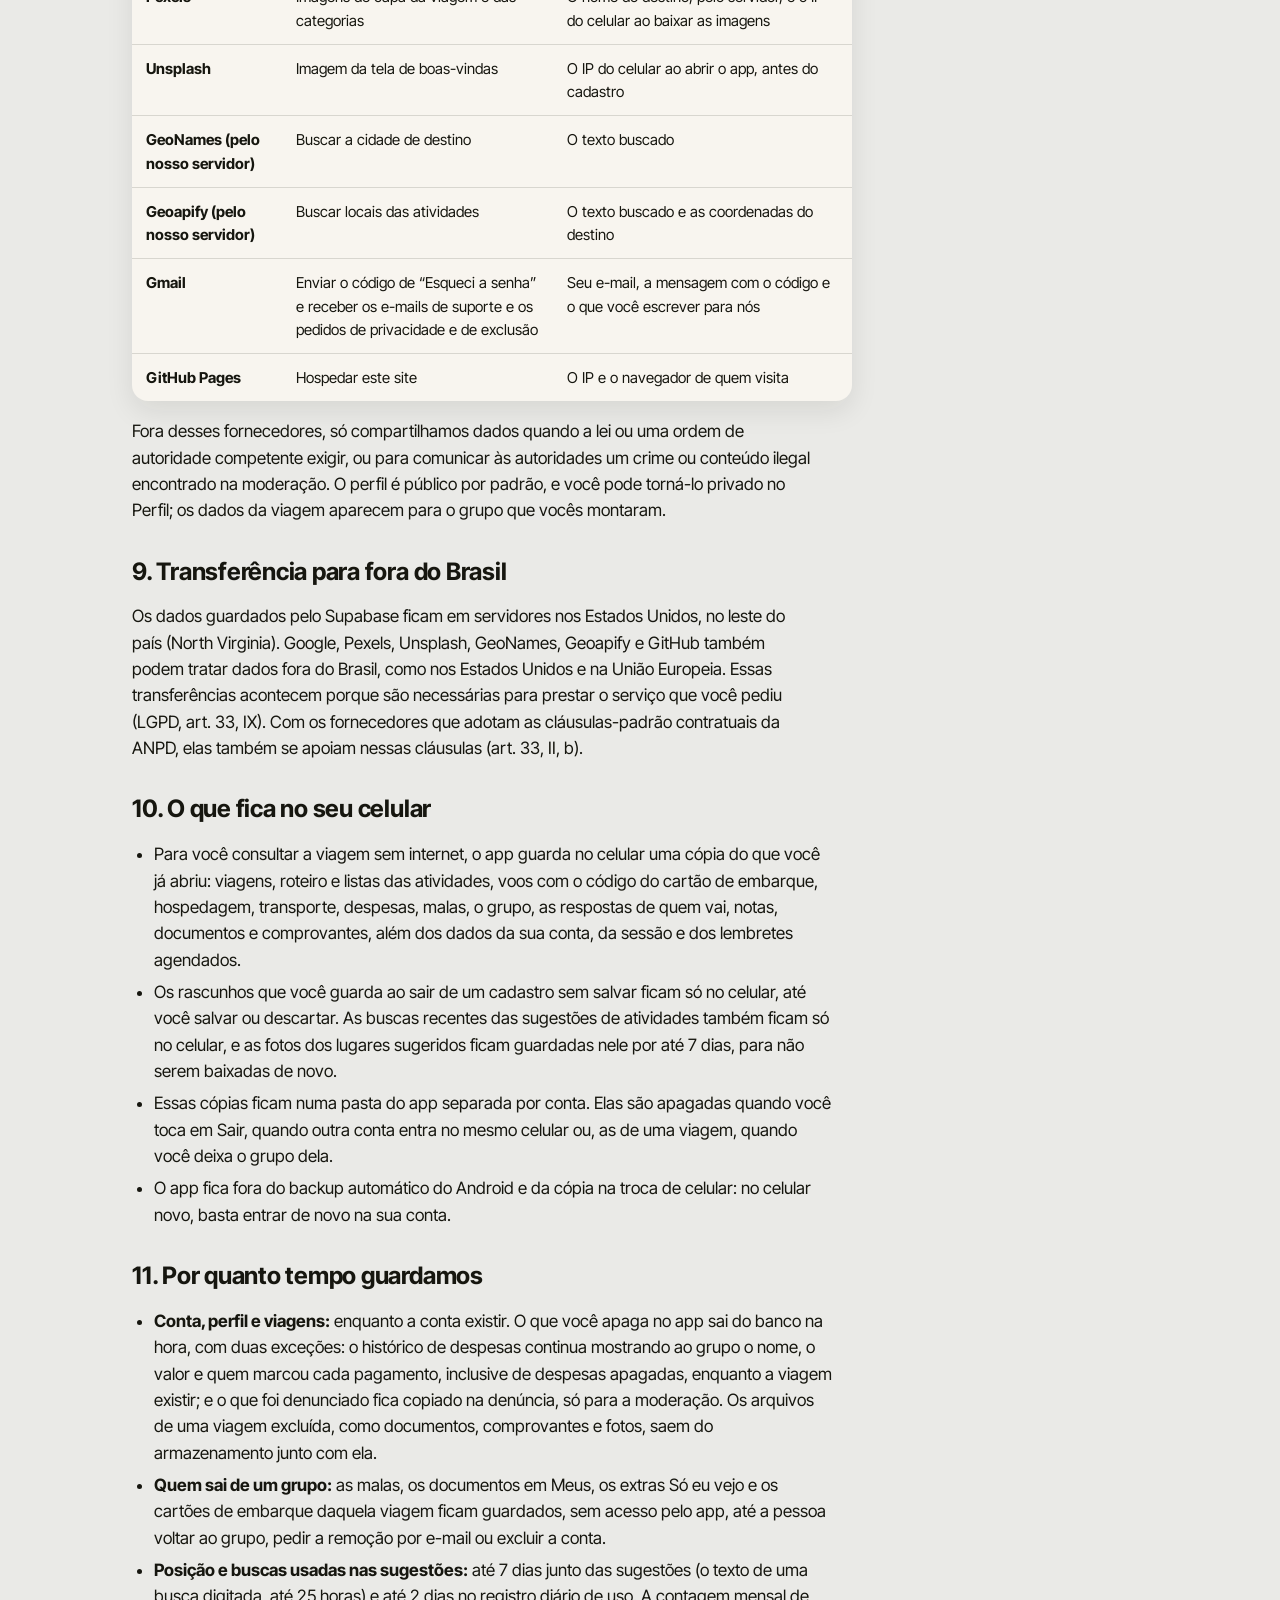
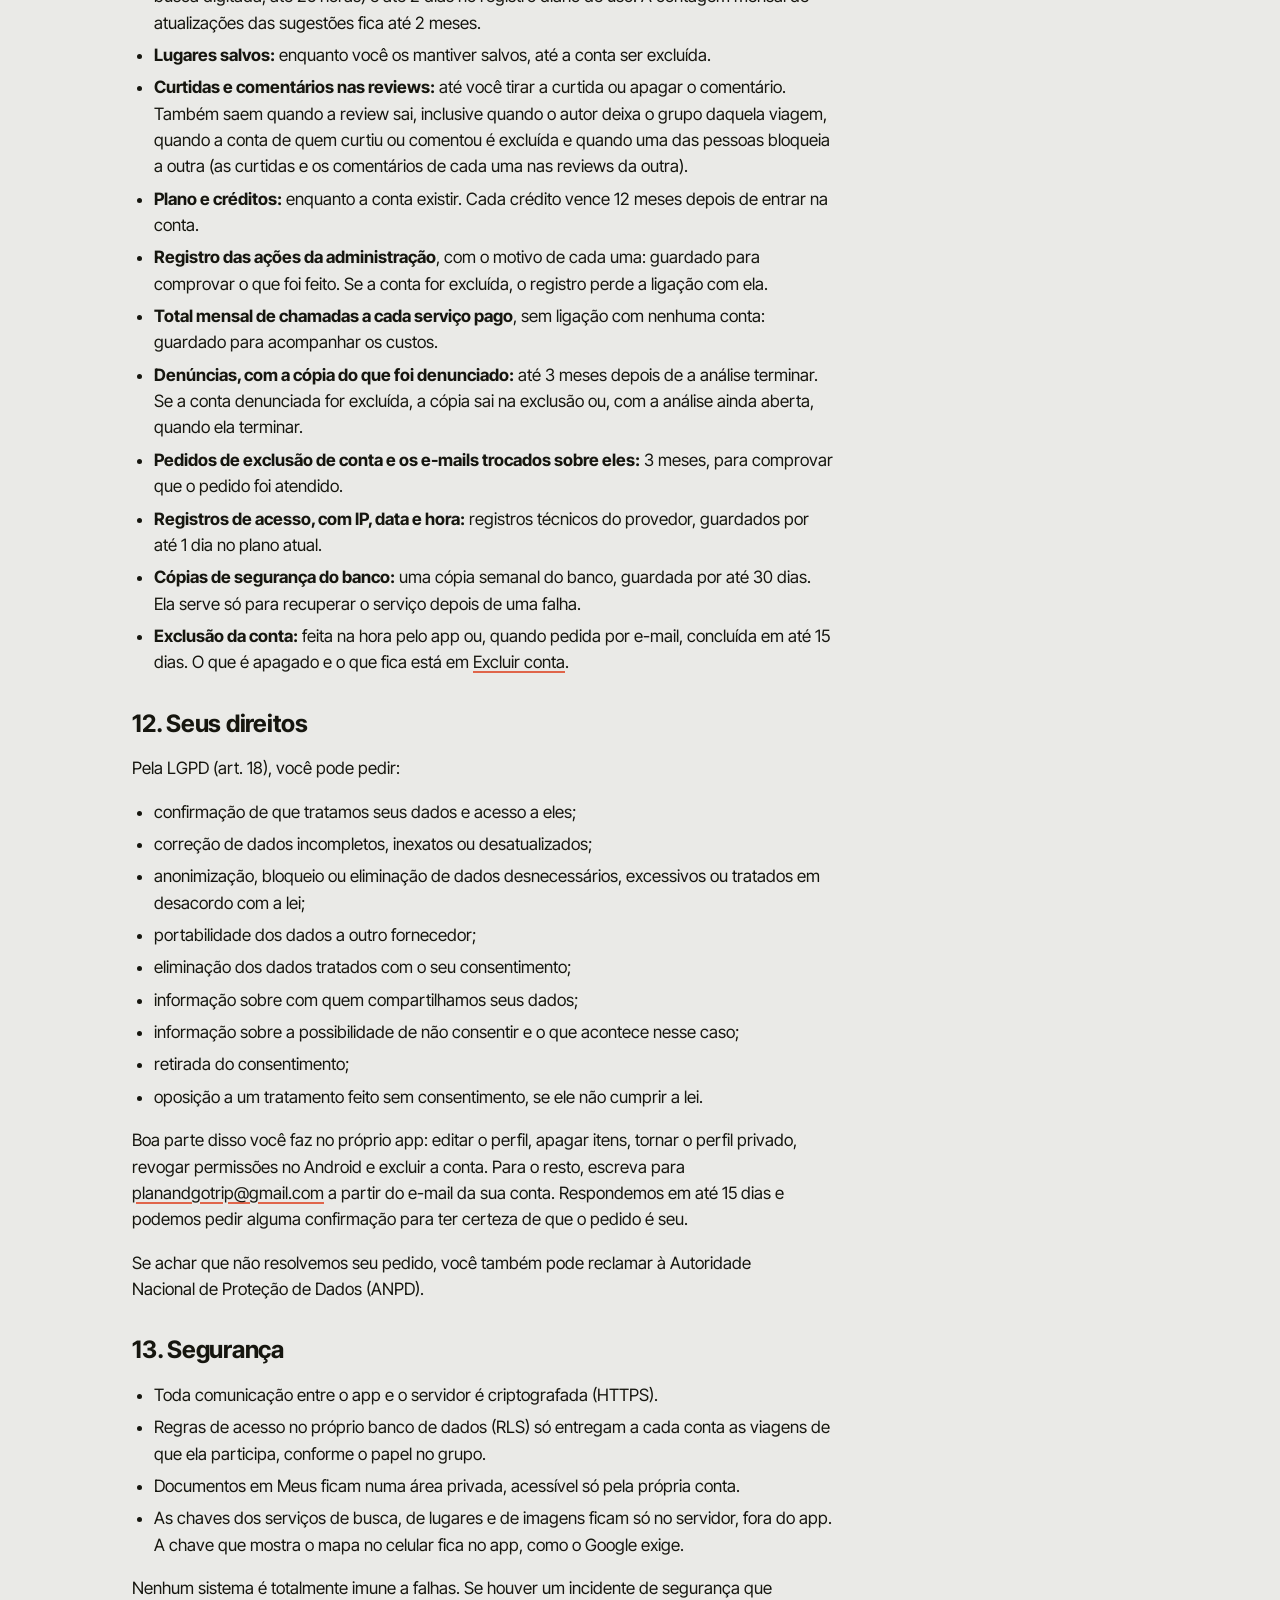
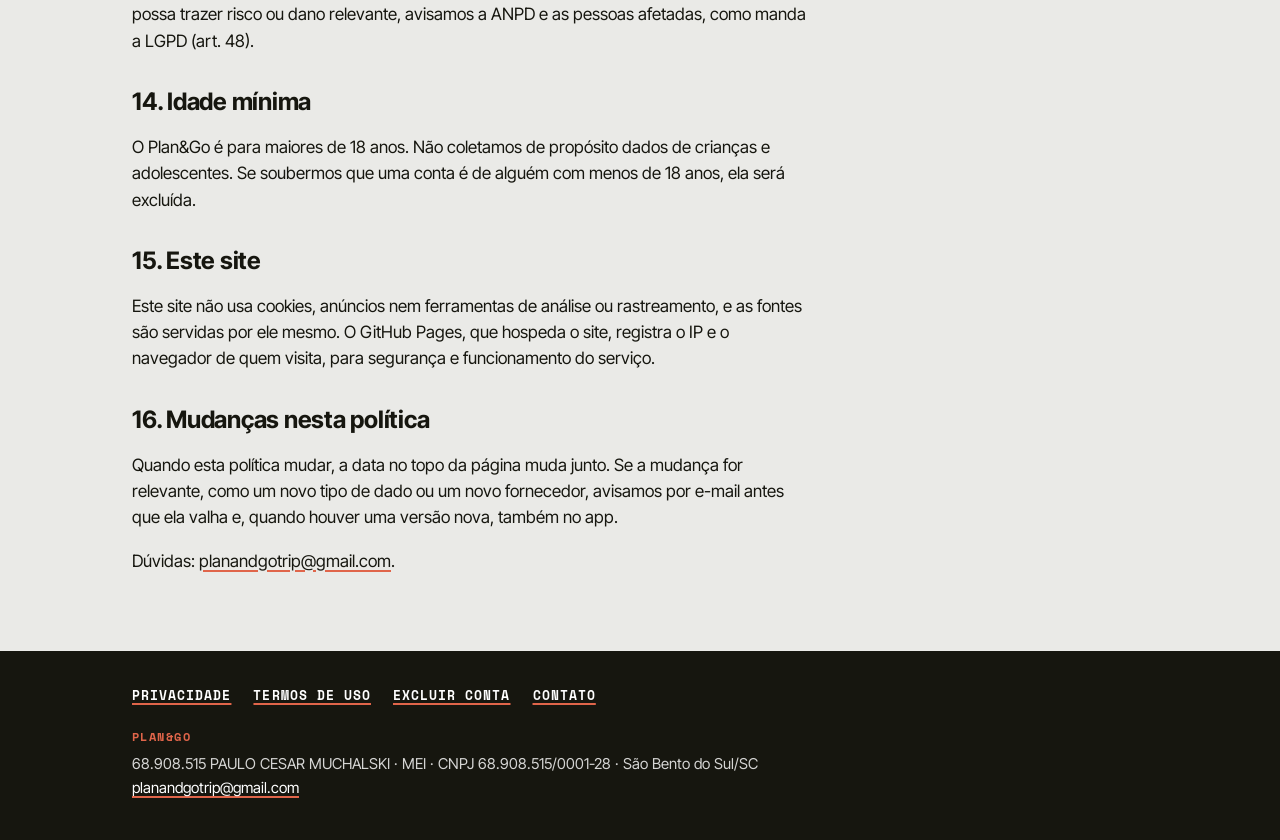
<file: privacidade/index.html>
<!doctype html>
<html lang="pt-BR">
<head>
  <meta charset="utf-8">
  <meta name="viewport" content="width=device-width, initial-scale=1">
  <title>Política de Privacidade · Plan&amp;Go</title>
  <meta name="description" content="Quais dados o app Plan&amp;Go coleta, para que usa, com quem compartilha, por quanto tempo guarda e como você exerce seus direitos pela LGPD.">
  <meta name="theme-color" content="#EAEAE7">
  <link rel="icon" href="../favicon.svg" type="image/svg+xml">
  <link rel="stylesheet" href="../styles.css">
</head>
<body>
  <a class="skip-link" href="#conteudo">Pular para o conteúdo</a>

  <header class="site-header">
    <div class="wrap">
      <a class="brand" href="../" aria-label="Plan&amp;Go, página inicial">
        <span>PLAN&amp;GO</span>
      </a>
      <nav class="site-nav" aria-label="Páginas">
        <a href="../">Início</a>
        <a href="../termos/">Termos</a>
        <a href="../excluir-conta/">Excluir conta</a>
      </nav>
    </div>
  </header>

  <main id="conteudo" class="doc">
    <div class="wrap">
      <article class="doc-inner">
        <a class="back-link" href="../">← Plan&amp;Go</a>
        <h1>Política de Privacidade</h1>
        <p class="doc-meta label label--soft">Atualizada em 3 de novembro de 2026</p>

        <p>Esta política explica como o app <strong>Plan&amp;Go</strong> para Android e este site tratam dados pessoais, de acordo com a Lei Geral de Proteção de Dados (LGPD, Lei&nbsp;nº&nbsp;13.709/2018).</p>

        <aside class="summary" aria-labelledby="resumo">
          <h2 id="resumo">Em resumo</h2>
          <ul>
            <li>Guardamos o que você cadastra para planejar a viagem: conta, perfil, roteiro, voos, hospedagem, transporte, documentos, despesas e notas.</li>
            <li>O grupo da viagem vê os dados da viagem. Malas, documentos em Meus, cartão de embarque, notas Minhas, os extras das atividades marcados como Só eu vejo e os lugares que você salva na Central de Atividades são só seus.</li>
            <li>Não vendemos dados. O app não tem anúncios nem ferramentas de análise de uso ou de rastreamento nossas; o mapa e o leitor de código do Google mandam ao Google dados técnicos de uso e de falhas (<a href="#fornecedores">seção 8</a>).</li>
            <li>A localização é opcional, só é lida quando você toca, nunca em segundo plano, e serve para mostrar onde você está no mapa e sugerir lugares por perto.</li>
            <li>Você pode excluir a conta pelo app ou pedir a exclusão por e-mail. Veja <a href="../excluir-conta/">Excluir conta</a>.</li>
          </ul>
        </aside>

        <nav class="toc" aria-labelledby="indice">
          <h2 id="indice">Nesta página</h2>
          <ol>
            <li><a href="#quem-somos">Quem trata seus dados</a></li>
            <li><a href="#dados">Quais dados coletamos</a></li>
            <li><a href="#nao-coletamos">O que não coletamos</a></li>
            <li><a href="#bases">Para que usamos e com que base legal</a></li>
            <li><a href="#localizacao">Localização</a></li>
            <li><a href="#permissoes">Permissões do Android</a></li>
            <li><a href="#quem-ve">O que outras pessoas veem</a></li>
            <li><a href="#fornecedores">Fornecedores e compartilhamento</a></li>
            <li><a href="#internacional">Transferência para fora do Brasil</a></li>
            <li><a href="#aparelho">O que fica no seu celular</a></li>
            <li><a href="#prazos">Por quanto tempo guardamos</a></li>
            <li><a href="#direitos">Seus direitos</a></li>
            <li><a href="#seguranca">Segurança</a></li>
            <li><a href="#idade">Idade mínima</a></li>
            <li><a href="#site">Este site</a></li>
            <li><a href="#mudancas">Mudanças nesta política</a></li>
          </ol>
        </nav>

        <section id="quem-somos" aria-labelledby="t-quem-somos">
          <h2 id="t-quem-somos">1. Quem trata seus dados</h2>
          <p>O controlador dos dados é <strong>68.908.515 PAULO CESAR MUCHALSKI</strong>, microempreendedor individual (MEI), <span class="nowrap">CNPJ 68.908.515/0001-28</span>, com sede em São Bento do Sul/SC, responsável pelo Plan&amp;Go.</p>
          <p>O encarregado pelo tratamento de dados pessoais (LGPD, art.&nbsp;41) é <strong>Paulo César Muchalski</strong>. Para dúvidas, pedidos e reclamações sobre privacidade, escreva para <a href="mailto:planandgotrip@gmail.com">planandgotrip@gmail.com</a>.</p>
        </section>

        <section id="dados" aria-labelledby="t-dados">
          <h2 id="t-dados">2. Quais dados coletamos</h2>
          <p>Quase tudo o que o Plan&amp;Go guarda é o que você ou alguém do seu grupo digita ou anexa no app. A tabela mostra cada tipo de dado, para que serve e quem vê.</p>
          <div class="table-wrap">
            <table>
              <thead>
                <tr><th scope="col">Dado</th><th scope="col">Para que serve</th><th scope="col">Quem vê</th></tr>
              </thead>
              <tbody>
                <tr>
                  <th scope="row">Conta: nome, e-mail, senha e, se você informar, telefone</th>
                  <td data-label="Para que serve">Criar a conta, entrar e proteger o acesso. A senha é guardada só em forma cifrada, que não permite lê-la. O telefone é opcional, não é usado por nenhuma função hoje e pode ser apagado no Perfil. Se você entrar com o Google, ele nos envia seu nome, seu e-mail, o endereço da foto e o identificador da sua conta Google; sua senha do Google não passa pelo app.</td>
                  <td data-label="Quem vê">Você. O nome também aparece para o grupo, no seu perfil e na busca de perfis.</td>
                </tr>
                <tr>
                  <th scope="row">Perfil: @, cidade, bio, interesses e foto</th>
                  <td data-label="Para que serve">Mostrar quem você é para o grupo e para a rede de seguidores. A cidade também serve de ponto de partida para as sugestões de atividades quando você não tem viagem.</td>
                  <td data-label="Quem vê">Veja <a href="#quem-ve">O que outras pessoas veem</a>.</td>
                </tr>
                <tr>
                  <th scope="row">Rede: quem você segue, seus seguidores, pedidos e bloqueios</th>
                  <td data-label="Para que serve">Seguir pessoas, aceitar pedidos e convidar conexões para viagens.</td>
                  <td data-label="Quem vê">Você e a outra pessoa da relação. Quem você bloqueia não vê o bloqueio.</td>
                </tr>
                <tr>
                  <th scope="row">Grupo: quem participa de cada viagem, o papel de cada pessoa e os convites, com o @ ou o e-mail de quem foi convidado</th>
                  <td data-label="Para que serve">Montar o grupo e controlar o que cada pessoa pode ver e alterar.</td>
                  <td data-label="Quem vê">O grupo da viagem. Os convites pendentes: quem pode convidar ou gerenciar o grupo e a própria pessoa convidada.</td>
                </tr>
                <tr>
                  <th scope="row">Viagens e roteiro: destino, datas, atividades, horários, locais com coordenadas, tarefas, quem vai em cada atividade, anotações e listas das atividades</th>
                  <td data-label="Para que serve">Planejar e consultar a viagem.</td>
                  <td data-label="Quem vê">O grupo da viagem. Os extras de uma atividade marcados como Só eu vejo, que é o padrão ao criar, ficam só para quem os criou. Quem recebe um convite ou tem o código vê, antes de aceitar, o título, o destino, as datas e a capa da viagem, quem organiza e quem convidou; no convite direto, também quem já está no grupo.</td>
                </tr>
                <tr>
                  <th scope="row">Hospedagem, voos e transporte: hotéis, endereços, horários, número do voo, localizador, passageiros, bilhetes e cartão de embarque</th>
                  <td data-label="Para que serve">Montar o roteiro automático e guardar as reservas.</td>
                  <td data-label="Quem vê">O grupo da viagem. O cartão de embarque, que traz nome, localizador e voo, só você.</td>
                </tr>
                <tr>
                  <th scope="row">Carro: motoristas, categoria e validade da CNH e da PID, placa, quilometragem, combustível e fotos da vistoria</th>
                  <td data-label="Para que serve">Registrar retirada, devolução e vistoria e avisar sobre a validade da habilitação.</td>
                  <td data-label="Quem vê">O grupo da viagem. Os arquivos da CNH e da PID adicionados pelo carro ficam em Meus, só para você.</td>
                </tr>
                <tr>
                  <th scope="row">Documentos: arquivos como passaporte, CNH, PID, vouchers e reservas</th>
                  <td data-label="Para que serve">Ter os documentos à mão durante a viagem.</td>
                  <td data-label="Quem vê">Na aba Meus, só você. Na aba Da viagem, o grupo. Você escolhe a aba ao adicionar o documento.</td>
                </tr>
                <tr>
                  <th scope="row">Despesas: valores, quem pagou, divisão, parcelas, histórico de alterações e comprovantes, inclusive com nomes de pessoas que não usam o app</th>
                  <td data-label="Para que serve">Dividir os gastos e calcular o acerto.</td>
                  <td data-label="Quem vê">O grupo da viagem.</td>
                </tr>
                <tr>
                  <th scope="row">Notas, malas e reviews</th>
                  <td data-label="Para que serve">Anotar, organizar a bagagem e avaliar viagens encerradas.</td>
                  <td data-label="Quem vê">Notas do grupo: o grupo. Notas Minhas e malas: só você. Reviews: veja <a href="#quem-ve">O que outras pessoas veem</a>.</td>
                </tr>
                <tr>
                  <th scope="row">Curtidas e comentários nas reviews</th>
                  <td data-label="Para que serve">Mostrar quem gostou de uma review e conversar sobre a viagem. Das suas reviews, guardamos também quando você as abriu pela última vez, para marcar os comentários novos.</td>
                  <td data-label="Quem vê">Quem pode ver a review: veja <a href="#quem-ve">O que outras pessoas veem</a>.</td>
                </tr>
                <tr>
                  <th scope="row">Buscas: o texto que você digita para buscar destinos, lugares, hotéis, endereços e pessoas</th>
                  <td data-label="Para que serve">Fazer a busca. Para limitar o uso dos serviços pagos de mapas e busca, registramos por dia, ligado à sua conta, quantas buscas você fez e, nas sugestões de atividades, o texto buscado, os lugares abertos e a região aproximada. Esse registro é apagado em até 2 dias. Também contamos, ligado à sua conta, quantas vezes no mês você atualizou as sugestões de atividades; essa contagem é apagada em até 2 meses.</td>
                  <td data-label="Quem vê">Ninguém do app. O texto vai para o nosso servidor e para o fornecedor da busca (<a href="#fornecedores">seção 8</a>).</td>
                </tr>
                <tr>
                  <th scope="row">Lugares salvos: os lugares das sugestões de atividades que você guarda, com a cidade de cada um</th>
                  <td data-label="Para que serve">Guardar ideias para depois e adicioná-las ao roteiro sem buscar de novo.</td>
                  <td data-label="Quem vê">Só você.</td>
                </tr>
                <tr>
                  <th scope="row">Plano e créditos: o plano da conta (Grátis ou Básico), a validade, o histórico de mudanças do plano e o extrato de créditos</th>
                  <td data-label="Para que serve">Mostrar o seu plano e os seus créditos e aplicar os limites de cada plano.</td>
                  <td data-label="Quem vê">Você e a administração do Plan&amp;Go (<a href="#quem-ve">seção 7</a>).</td>
                </tr>
                <tr>
                  <th scope="row">Denúncias: o motivo que você escreve e o perfil ou conteúdo denunciado (uma review ou um comentário)</th>
                  <td data-label="Para que serve">Analisar a denúncia, moderar o conteúdo e responder a você.</td>
                  <td data-label="Quem vê">Só a moderação do Plan&amp;Go.</td>
                </tr>
                <tr>
                  <th scope="row">Localização do aparelho</th>
                  <td data-label="Para que serve">Mostrar onde você está no mapa e sugerir lugares por perto. Opcional.</td>
                  <td data-label="Quem vê">Ninguém. Veja <a href="#localizacao">Localização</a>.</td>
                </tr>
                <tr>
                  <th scope="row">Dados técnicos: endereço IP, data e hora de acesso e informações básicas do app e do aparelho enviadas em cada acesso</th>
                  <td data-label="Para que serve">Manter o serviço funcionando e investigar falhas e abusos.</td>
                  <td data-label="Quem vê">Ninguém do app. Ficam nos registros dos fornecedores.</td>
                </tr>
              </tbody>
            </table>
          </div>
          <p class="note"><strong>Dados de quem não tem conta.</strong> Quem usa o app pode digitar dados de outras pessoas: o nome de quem pagou ou divide uma despesa, de um passageiro ou de um motorista, ou o e-mail de alguém convidado para a viagem. Esses dados ficam nos registros daquela viagem e aparecem para o grupo. Se forem seus, você pode pedir a correção ou a remoção pelo e-mail da <a href="#quem-somos">seção 1</a>, mesmo sem ter conta.</p>
        </section>

        <section id="nao-coletamos" aria-labelledby="t-nao-coletamos">
          <h2 id="t-nao-coletamos">3. O que não coletamos</h2>
          <p>O Plan&amp;Go não acessa contatos, SMS, agenda, microfone nem o ID de publicidade do aparelho, e não recebe dados de cartão ou de pagamento. O app não pede acesso à sua galeria inteira: você escolhe cada foto ou arquivo pelo seletor do Android.</p>
        </section>

        <section id="bases" aria-labelledby="t-bases">
          <h2 id="t-bases">4. Para que usamos e com que base legal</h2>
          <ul>
            <li><strong>Prestar o serviço que você pediu</strong>, como criar a conta, guardar e mostrar a viagem ao grupo, calcular despesas e montar o roteiro: execução de contrato (LGPD, art.&nbsp;7º, V).</li>
            <li><strong>Dados de pessoas sem conta</strong> que alguém do grupo digita, como nomes em despesas, passageiros e motoristas ou o e-mail de quem foi convidado: legítimo interesse do grupo e do Plan&amp;Go em manter as contas e as reservas da viagem (art.&nbsp;7º, IX). A pessoa pode se opor pelo e-mail da <a href="#quem-somos">seção 1</a>.</li>
            <li><strong>Segurança e prevenção de abuso</strong>, como registros de acesso e limites diários de buscas: legítimo interesse (art.&nbsp;7º, IX).</li>
            <li><strong>Denúncias e moderação</strong>: legítimo interesse e exercício regular de direitos (art.&nbsp;7º, IX e VI).</li>
            <li><strong>Localização e câmera</strong>: seu consentimento, dado na permissão do Android, que você pode retirar a qualquer momento nas configurações do celular (art.&nbsp;7º, I).</li>
            <li><strong>Cumprir a lei e defender direitos</strong>, como responder a pedidos de autoridades: obrigação legal e exercício regular de direitos (art.&nbsp;7º, II e VI).</li>
          </ul>
          <p>Não usamos seus dados para publicidade, não os vendemos e não tomamos decisões automatizadas sobre você.</p>
        </section>

        <section id="localizacao" aria-labelledby="t-localizacao">
          <h2 id="t-localizacao">5. Localização</h2>
          <ul>
            <li><strong>Onde você está no mapa.</strong> Quando você toca no botão de localização do Mapa, o app pergunta “Usar sua localização?” antes do pedido do Android e mostra sua posição só na sua tela, enquanto o mapa está aberto. Essa posição não vai para o nosso servidor.</li>
            <li><strong>Sugestões de atividades na tela inicial.</strong> Sem viagem atual ou próxima, as sugestões usam a cidade do seu perfil ou a que você digitar. Se você tocar em Usar minha localização, o app pergunta “Usar sua localização?” antes do pedido do Android, e a posição do celular, com a precisão que você permitir, vai para o nosso servidor e para a Places API do Google. Guardamos no servidor uma versão arredondada, com precisão de cerca de 1&nbsp;km: junto das sugestões, por até 7 dias, e no registro diário que limita as buscas, por até 2 dias. Depois ela é apagada.</li>
            <li><strong>Nunca em segundo plano.</strong> O app não lê a localização fechado e não acompanha seu trajeto.</li>
          </ul>
          <p>Os endereços e as coordenadas de hotéis e atividades que você cadastra são dados da viagem, e não a sua localização. Eles ficam guardados e aparecem para o grupo.</p>
        </section>

        <section id="permissoes" aria-labelledby="t-permissoes">
          <h2 id="t-permissoes">6. Permissões do Android</h2>
          <div class="table-wrap">
            <table>
              <thead>
                <tr><th scope="col">Permissão</th><th scope="col">Para quê</th></tr>
              </thead>
              <tbody>
                <tr><th scope="row">Internet e estado da rede</th><td data-label="Para quê">Falar com o servidor e saber quando o celular está sem internet.</td></tr>
                <tr><th scope="row">Localização aproximada e precisa</th><td data-label="Para quê">Mostrar onde você está no mapa e sugerir lugares por perto, só quando você toca e permite.</td></tr>
                <tr><th scope="row">Câmera</th><td data-label="Para quê">Ler o código do cartão de embarque, no próprio celular, e tirar fotos que você anexa.</td></tr>
                <tr><th scope="row">Notificações, vibração e início após reiniciar</th><td data-label="Para quê">Lembretes das atividades, agendados no próprio celular e reagendados depois que ele reinicia.</td></tr>
              </tbody>
            </table>
          </div>
        </section>

        <section id="quem-ve" aria-labelledby="t-quem-ve">
          <h2 id="t-quem-ve">7. O que outras pessoas veem</h2>
          <ul>
            <li><strong>Qualquer conta do Plan&amp;Go</strong> vê seu nome, seu @ e sua foto, por exemplo na busca de perfis.</li>
            <li><strong>Perfil público</strong>, que é o padrão: qualquer conta vê também sua cidade, bio, interesses e as reviews, com cidade, período e comentário, e pode curtir e comentar as reviews.</li>
            <li><strong>Perfil privado</strong>, que você liga no Perfil: esses dados ficam só para quem segue você, e cada novo seguidor precisa do seu aceite. A review de uma viagem também aparece para o grupo daquela viagem. Mesmo com o perfil privado, quem abre seu perfil vê quantas conexões vocês têm em comum e em quantas viagens estiveram juntos, e os totais de seguidores e de conexões não ficam escondidos.</li>
            <li><strong>Curtidas e comentários:</strong> quem pode ver uma review pode curtir e comentar. Essa pessoa vê quantas curtidas a review tem e os comentários, com o nome, o @ e a foto de quem escreveu. Quem tem bloqueio com você não vê suas curtidas nem seus comentários, e você não vê os dela. O autor da review pode apagar qualquer comentário nela. Qualquer pessoa pode apagar o próprio comentário e denunciar o de outra pessoa. Quando uma pessoa bloqueia outra, as curtidas e os comentários de cada uma nas reviews da outra são apagados.</li>
            <li>Cidade, bio e interesses são opcionais. Com o perfil público, qualquer conta os vê: evite pôr ali informações sobre saúde, religião ou outras de caráter sensível.</li>
            <li><strong>O grupo de cada viagem</strong> vê seu nome, @ e foto e tudo o que é da viagem, conforme a <a href="#dados">seção 2</a>. O que cada pessoa pode alterar depende do papel dela: Organizador, <span class="nowrap">Co-organizador</span>, Personalizado ou Só visualizar.</li>
            <li><strong>A administração do Plan&amp;Go</strong>, feita só pelo responsável da <a href="#quem-somos">seção 1</a>, usa um painel para suporte e moderação. Nele aparecem, de cada conta, o nome, o @, o e-mail, a cidade do perfil, a data de cadastro e do último acesso, o número de viagens, o plano, os créditos e a contagem de uso dos limites, além das denúncias. O painel não mostra o conteúdo das viagens, como roteiro, documentos, despesas e notas. Cada ação feita por ele, como dar créditos ou encerrar uma denúncia, fica registrada com o motivo.</li>
          </ul>
          <p class="note">A foto de perfil fica num endereço público: quem tiver o link dela consegue abri-la sem entrar no app, mesmo com o perfil privado. Você pode trocar ou remover a foto no Perfil; links antigos da foto podem levar algumas horas para parar de funcionar. Se preferir, use uma foto que não identifique você.</p>
        </section>

        <section id="fornecedores" aria-labelledby="t-fornecedores">
          <h2 id="t-fornecedores">8. Fornecedores e compartilhamento</h2>
          <p>Para funcionar, o Plan&amp;Go usa os fornecedores abaixo, e cada um recebe só o necessário para a sua parte. Alguns, como o Google nos serviços de mapas e no login, também tratam esses dados pelas próprias regras, como controladores independentes: veja a <a href="https://policies.google.com/privacy?hl=pt-BR" rel="noopener">Política de Privacidade do Google</a>.</p>
          <div class="table-wrap">
            <table>
              <thead>
                <tr><th scope="col">Fornecedor</th><th scope="col">Para quê</th><th scope="col">O que recebe</th></tr>
              </thead>
              <tbody>
                <tr><th scope="row">Supabase</th><td data-label="Para quê">Contas, banco de dados, arquivos e funções do servidor</td><td data-label="O que recebe">Todos os dados da <a href="#dados">seção 2</a> e o IP de acesso. Servidores no leste dos Estados Unidos (North Virginia)</td></tr>
                <tr><th scope="row">Google (login)</th><td data-label="Para quê">Entrar com o Google, se você escolher</td><td data-label="O que recebe">O pedido de entrada. O Google nos devolve seu nome, seu e-mail, a foto e o identificador da conta</td></tr>
                <tr><th scope="row">Google Maps (no celular)</th><td data-label="Para quê">Mostrar o mapa da viagem</td><td data-label="O que recebe">IP, dados do aparelho, um identificador do próprio mapa, interações com o mapa e relatórios de falha</td></tr>
                <tr><th scope="row">Google Places (pelo nosso servidor)</th><td data-label="Para quê">Buscar hotéis e endereços e sugerir atividades com fotos</td><td data-label="O que recebe">O texto buscado, as coordenadas do destino e, nas sugestões, a cidade do seu perfil ou a posição do celular, se você permitir</td></tr>
                <tr><th scope="row">Google ML Kit (no celular)</th><td data-label="Para quê">Ler o código de barras do cartão de embarque sem enviar a imagem</td><td data-label="O que recebe">Dados de diagnóstico, de desempenho e de uso do recurso, com um identificador do aparelho</td></tr>
                <tr><th scope="row">Pexels</th><td data-label="Para quê">Imagens de capa da viagem e das categorias</td><td data-label="O que recebe">O nome do destino, pelo servidor, e o IP do celular ao baixar as imagens</td></tr>
                <tr><th scope="row">Unsplash</th><td data-label="Para quê">Imagem da tela de boas-vindas</td><td data-label="O que recebe">O IP do celular ao abrir o app, antes do cadastro</td></tr>
                <tr><th scope="row">GeoNames (pelo nosso servidor)</th><td data-label="Para quê">Buscar a cidade de destino</td><td data-label="O que recebe">O texto buscado</td></tr>
                <tr><th scope="row">Geoapify (pelo nosso servidor)</th><td data-label="Para quê">Buscar locais das atividades</td><td data-label="O que recebe">O texto buscado e as coordenadas do destino</td></tr>
                <tr><th scope="row">Gmail</th><td data-label="Para quê">Enviar o código de “Esqueci a senha” e receber os e-mails de suporte e os pedidos de privacidade e de exclusão</td><td data-label="O que recebe">Seu e-mail, a mensagem com o código e o que você escrever para nós</td></tr>
                <tr><th scope="row">GitHub Pages</th><td data-label="Para quê">Hospedar este site</td><td data-label="O que recebe">O IP e o navegador de quem visita</td></tr>
              </tbody>
            </table>
          </div>
          <p>Fora desses fornecedores, só compartilhamos dados quando a lei ou uma ordem de autoridade competente exigir, ou para comunicar às autoridades um crime ou conteúdo ilegal encontrado na moderação. O perfil é público por padrão, e você pode torná-lo privado no Perfil; os dados da viagem aparecem para o grupo que vocês montaram.</p>
        </section>

        <section id="internacional" aria-labelledby="t-internacional">
          <h2 id="t-internacional">9. Transferência para fora do Brasil</h2>
          <p>Os dados guardados pelo Supabase ficam em servidores nos Estados Unidos, no leste do país (North Virginia). Google, Pexels, Unsplash, GeoNames, Geoapify e GitHub também podem tratar dados fora do Brasil, como nos Estados Unidos e na União Europeia. Essas transferências acontecem porque são necessárias para prestar o serviço que você pediu (LGPD, art.&nbsp;33, IX). Com os fornecedores que adotam as cláusulas-padrão contratuais da ANPD, elas também se apoiam nessas cláusulas (art.&nbsp;33, II, b).</p>
        </section>

        <section id="aparelho" aria-labelledby="t-aparelho">
          <h2 id="t-aparelho">10. O que fica no seu celular</h2>
          <ul>
            <li>Para você consultar a viagem sem internet, o app guarda no celular uma cópia do que você já abriu: viagens, roteiro e listas das atividades, voos com o código do cartão de embarque, hospedagem, transporte, despesas, malas, o grupo, as respostas de quem vai, notas, documentos e comprovantes, além dos dados da sua conta, da sessão e dos lembretes agendados.</li>
            <li>Os rascunhos que você guarda ao sair de um cadastro sem salvar ficam só no celular, até você salvar ou descartar. As buscas recentes das sugestões de atividades também ficam só no celular, e as fotos dos lugares sugeridos ficam guardadas nele por até 7 dias, para não serem baixadas de novo.</li>
            <li>Essas cópias ficam numa pasta do app separada por conta. Elas são apagadas quando você toca em Sair, quando outra conta entra no mesmo celular ou, as de uma viagem, quando você deixa o grupo dela.</li>
            <li>O app fica fora do backup automático do Android e da cópia na troca de celular: no celular novo, basta entrar de novo na sua conta.</li>
          </ul>
        </section>

        <section id="prazos" aria-labelledby="t-prazos">
          <h2 id="t-prazos">11. Por quanto tempo guardamos</h2>
          <ul>
            <li><strong>Conta, perfil e viagens:</strong> enquanto a conta existir. O que você apaga no app sai do banco na hora, com duas exceções: o histórico de despesas continua mostrando ao grupo o nome, o valor e quem marcou cada pagamento, inclusive de despesas apagadas, enquanto a viagem existir; e o que foi denunciado fica copiado na denúncia, só para a moderação. Os arquivos de uma viagem excluída, como documentos, comprovantes e fotos, saem do armazenamento junto com ela.</li>
            <li><strong>Quem sai de um grupo:</strong> as malas, os documentos em Meus, os extras Só eu vejo e os cartões de embarque daquela viagem ficam guardados, sem acesso pelo app, até a pessoa voltar ao grupo, pedir a remoção por e-mail ou excluir a conta.</li>
            <li><strong>Posição e buscas usadas nas sugestões:</strong> até 7 dias junto das sugestões (o texto de uma busca digitada, até 25 horas) e até 2 dias no registro diário de uso. A contagem mensal de atualizações das sugestões fica até 2 meses.</li>
            <li><strong>Lugares salvos:</strong> enquanto você os mantiver salvos, até a conta ser excluída.</li>
            <li><strong>Curtidas e comentários nas reviews:</strong> até você tirar a curtida ou apagar o comentário. Também saem quando a review sai, inclusive quando o autor deixa o grupo daquela viagem, quando a conta de quem curtiu ou comentou é excluída e quando uma das pessoas bloqueia a outra (as curtidas e os comentários de cada uma nas reviews da outra).</li>
            <li><strong>Plano e créditos:</strong> enquanto a conta existir. Cada crédito vence 12 meses depois de entrar na conta.</li>
            <li><strong>Registro das ações da administração</strong>, com o motivo de cada uma: guardado para comprovar o que foi feito. Se a conta for excluída, o registro perde a ligação com ela.</li>
            <li><strong>Total mensal de chamadas a cada serviço pago</strong>, sem ligação com nenhuma conta: guardado para acompanhar os custos.</li>
            <li><strong>Denúncias, com a cópia do que foi denunciado:</strong> até 3 meses depois de a análise terminar. Se a conta denunciada for excluída, a cópia sai na exclusão ou, com a análise ainda aberta, quando ela terminar.</li>
            <li><strong>Pedidos de exclusão de conta e os e-mails trocados sobre eles:</strong> 3 meses, para comprovar que o pedido foi atendido.</li>
            <li><strong>Registros de acesso, com IP, data e hora:</strong> registros técnicos do provedor, guardados por até 1 dia no plano atual.</li>
            <li><strong>Cópias de segurança do banco:</strong> uma cópia semanal do banco, guardada por até 30 dias. Ela serve só para recuperar o serviço depois de uma falha.</li>
            <li><strong>Exclusão da conta:</strong> feita na hora pelo app ou, quando pedida por e-mail, concluída em até 15 dias. O que é apagado e o que fica está em <a href="../excluir-conta/">Excluir conta</a>.</li>
          </ul>
        </section>

        <section id="direitos" aria-labelledby="t-direitos">
          <h2 id="t-direitos">12. Seus direitos</h2>
          <p>Pela LGPD (art.&nbsp;18), você pode pedir:</p>
          <ul>
            <li>confirmação de que tratamos seus dados e acesso a eles;</li>
            <li>correção de dados incompletos, inexatos ou desatualizados;</li>
            <li>anonimização, bloqueio ou eliminação de dados desnecessários, excessivos ou tratados em desacordo com a lei;</li>
            <li>portabilidade dos dados a outro fornecedor;</li>
            <li>eliminação dos dados tratados com o seu consentimento;</li>
            <li>informação sobre com quem compartilhamos seus dados;</li>
            <li>informação sobre a possibilidade de não consentir e o que acontece nesse caso;</li>
            <li>retirada do consentimento;</li>
            <li>oposição a um tratamento feito sem consentimento, se ele não cumprir a lei.</li>
          </ul>
          <p>Boa parte disso você faz no próprio app: editar o perfil, apagar itens, tornar o perfil privado, revogar permissões no Android e excluir a conta. Para o resto, escreva para <a href="mailto:planandgotrip@gmail.com">planandgotrip@gmail.com</a> a partir do e-mail da sua conta. Respondemos em até 15 dias e podemos pedir alguma confirmação para ter certeza de que o pedido é seu.</p>
          <p>Se achar que não resolvemos seu pedido, você também pode reclamar à Autoridade Nacional de Proteção de Dados (ANPD).</p>
        </section>

        <section id="seguranca" aria-labelledby="t-seguranca">
          <h2 id="t-seguranca">13. Segurança</h2>
          <ul>
            <li>Toda comunicação entre o app e o servidor é criptografada (HTTPS).</li>
            <li>Regras de acesso no próprio banco de dados (RLS) só entregam a cada conta as viagens de que ela participa, conforme o papel no grupo.</li>
            <li>Documentos em Meus ficam numa área privada, acessível só pela própria conta.</li>
            <li>As chaves dos serviços de busca, de lugares e de imagens ficam só no servidor, fora do app. A chave que mostra o mapa no celular fica no app, como o Google exige.</li>
          </ul>
          <p>Nenhum sistema é totalmente imune a falhas. Se houver um incidente de segurança que possa trazer risco ou dano relevante, avisamos a ANPD e as pessoas afetadas, como manda a LGPD (art.&nbsp;48).</p>
        </section>

        <section id="idade" aria-labelledby="t-idade">
          <h2 id="t-idade">14. Idade mínima</h2>
          <p>O Plan&amp;Go é para maiores de 18 anos. Não coletamos de propósito dados de crianças e adolescentes. Se soubermos que uma conta é de alguém com menos de 18 anos, ela será excluída.</p>
        </section>

        <section id="site" aria-labelledby="t-site">
          <h2 id="t-site">15. Este site</h2>
          <p>Este site não usa cookies, anúncios nem ferramentas de análise ou rastreamento, e as fontes são servidas por ele mesmo. O GitHub Pages, que hospeda o site, registra o IP e o navegador de quem visita, para segurança e funcionamento do serviço.</p>
        </section>

        <section id="mudancas" aria-labelledby="t-mudancas">
          <h2 id="t-mudancas">16. Mudanças nesta política</h2>
          <p>Quando esta política mudar, a data no topo da página muda junto. Se a mudança for relevante, como um novo tipo de dado ou um novo fornecedor, avisamos por e-mail antes que ela valha e, quando houver uma versão nova, também no app.</p>
          <p>Dúvidas: <a href="mailto:planandgotrip@gmail.com">planandgotrip@gmail.com</a>.</p>
        </section>
      </article>
    </div>
  </main>

  <footer class="site-footer">
    <div class="wrap">
      <nav aria-label="Rodapé">
        <ul class="footer-links">
          <li><a href="../privacidade/" aria-current="page">Privacidade</a></li>
          <li><a href="../termos/">Termos de Uso</a></li>
          <li><a href="../excluir-conta/">Excluir conta</a></li>
          <li><a href="mailto:planandgotrip@gmail.com">Contato</a></li>
        </ul>
      </nav>
      <p class="footer-company">
        <span class="label">Plan&amp;Go</span>
        68.908.515 PAULO CESAR MUCHALSKI · MEI · <span class="nowrap">CNPJ 68.908.515/0001-28</span> · São Bento do Sul/SC<br>
        <a href="mailto:planandgotrip@gmail.com">planandgotrip@gmail.com</a>
      </p>
    </div>
  </footer>
</body>
</html>
</file>
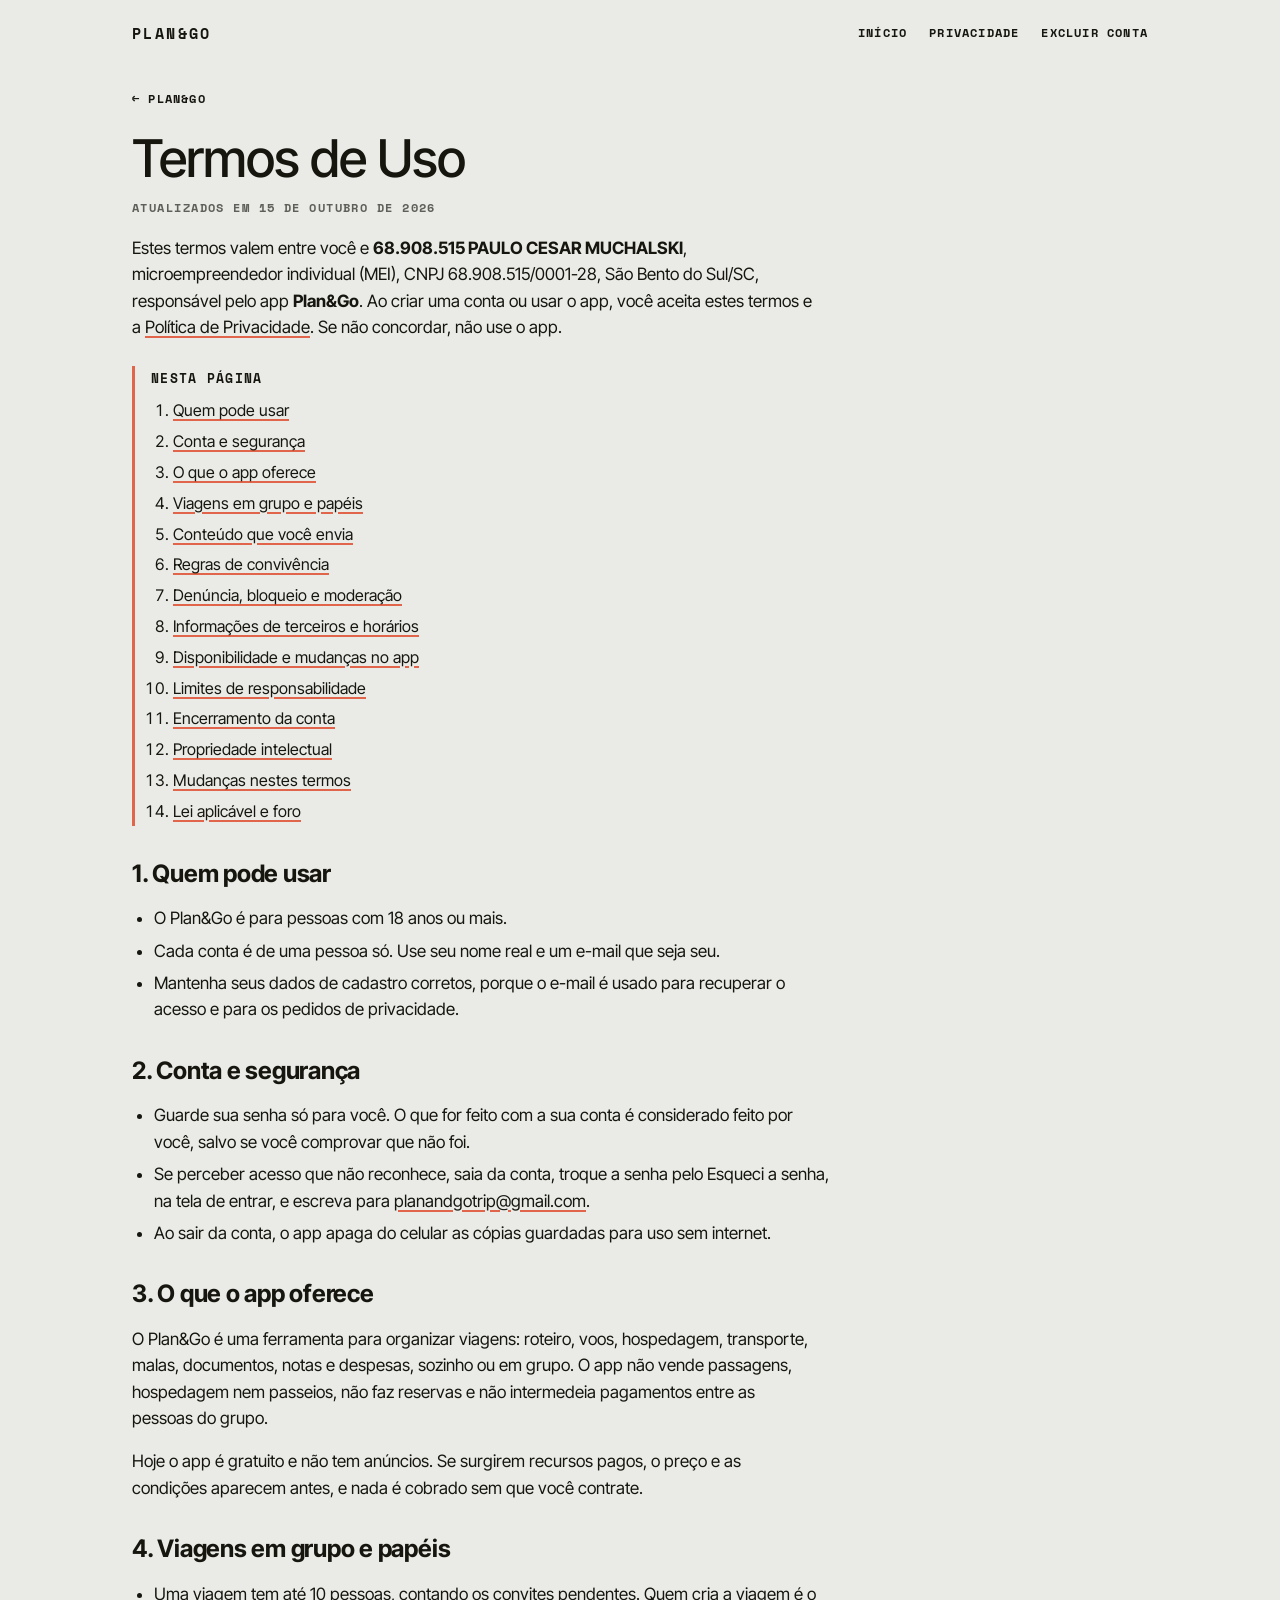
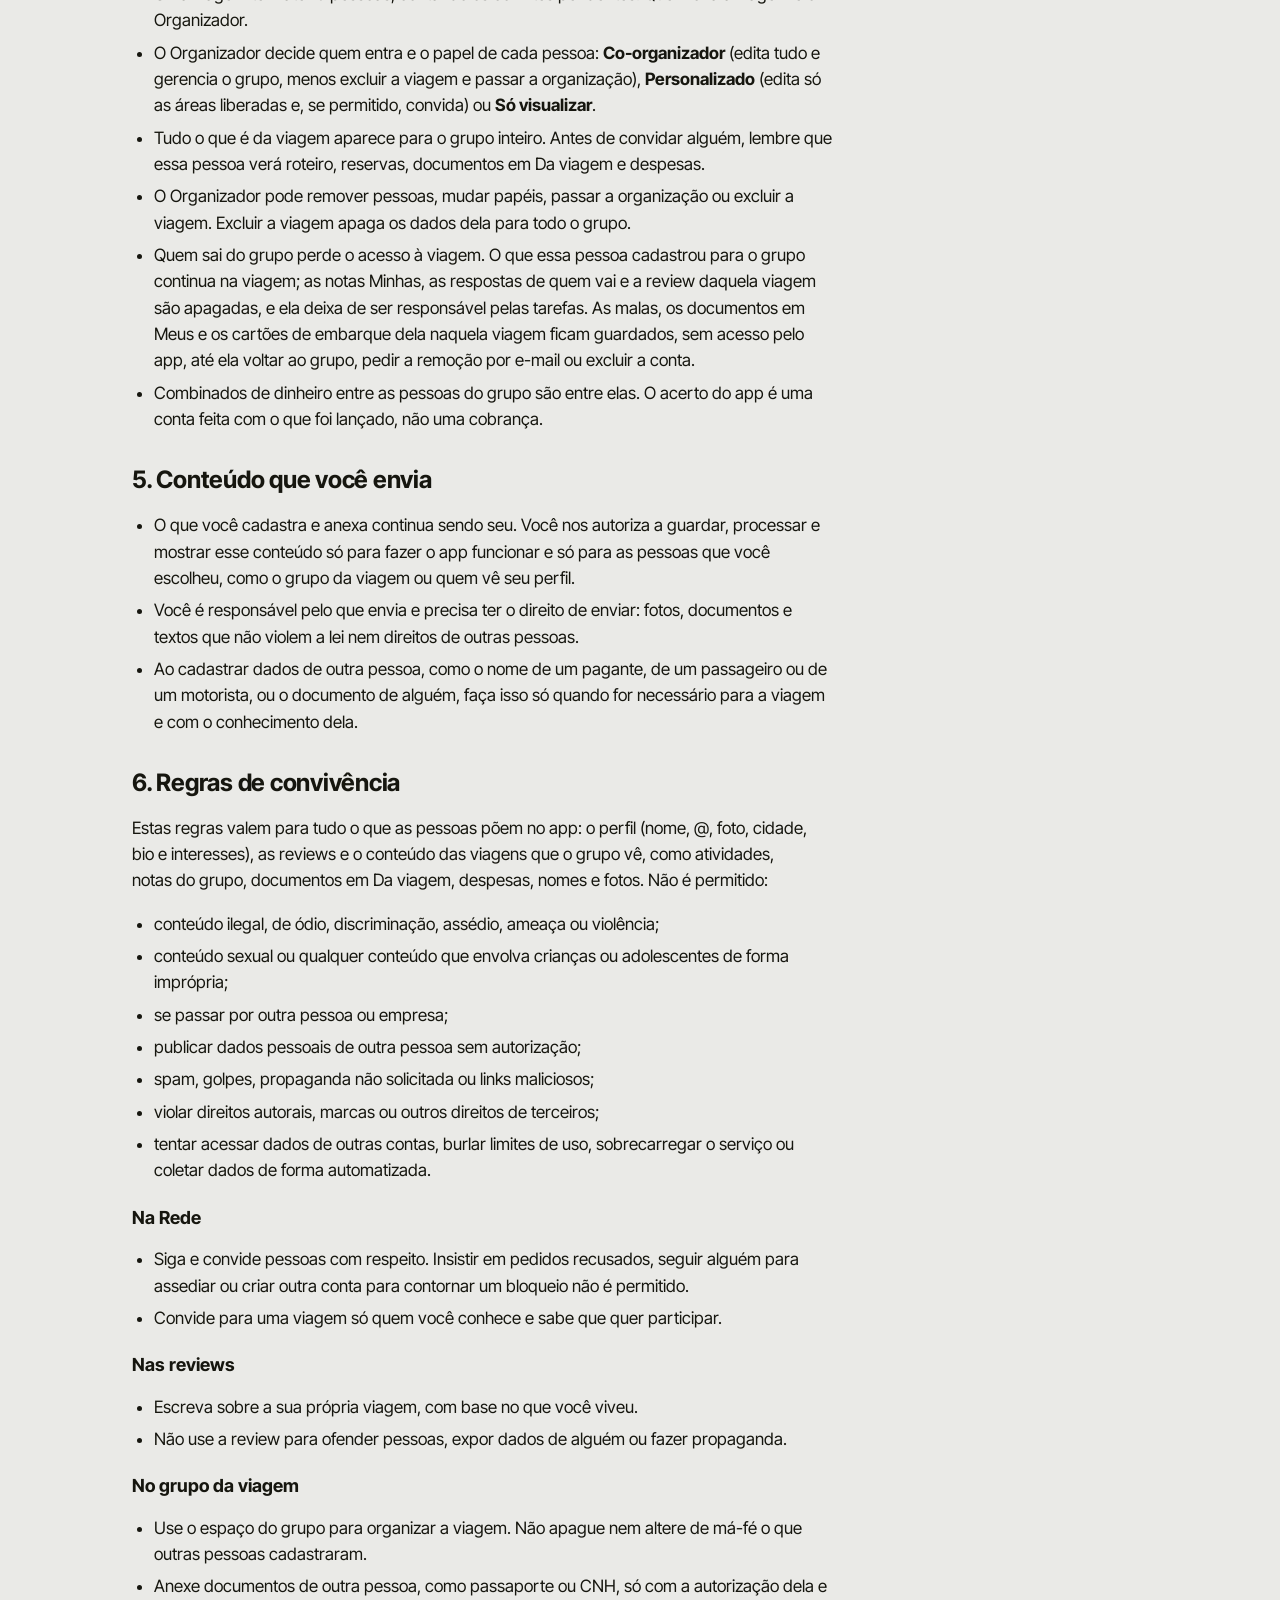
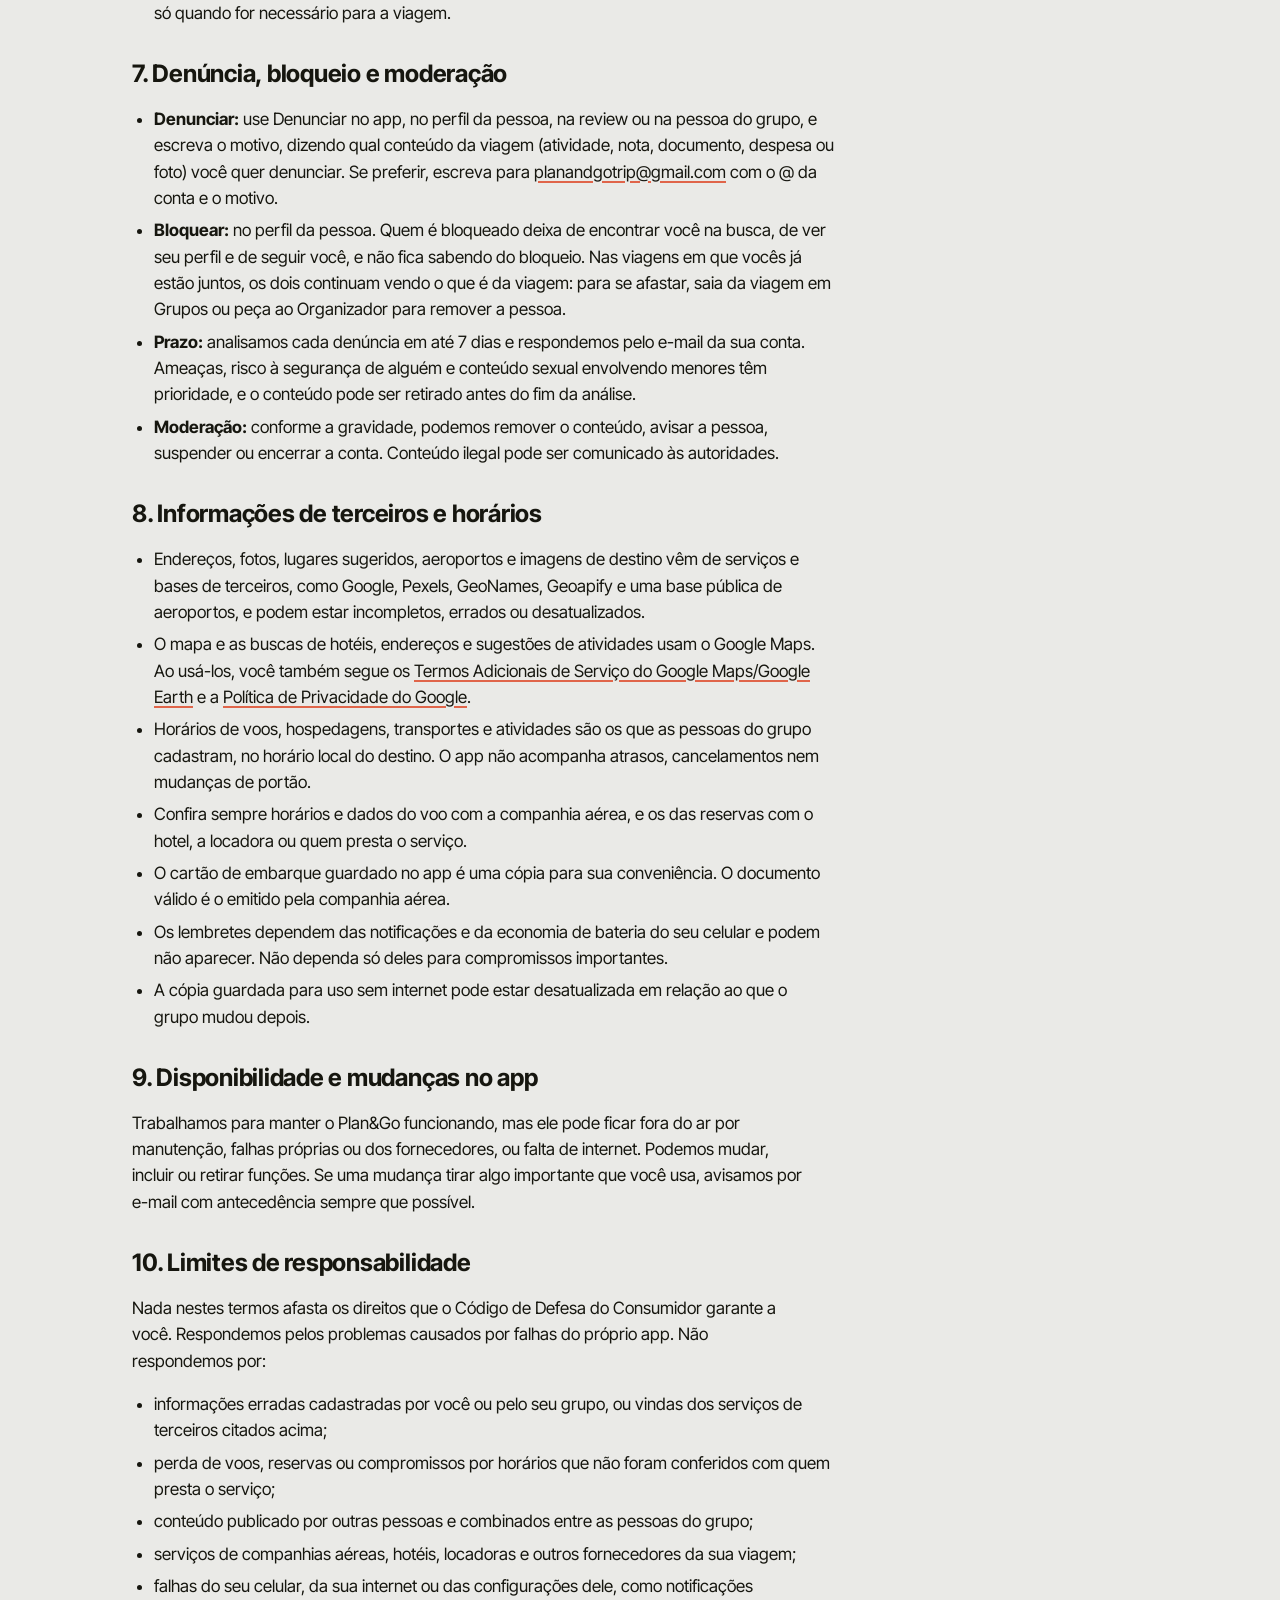
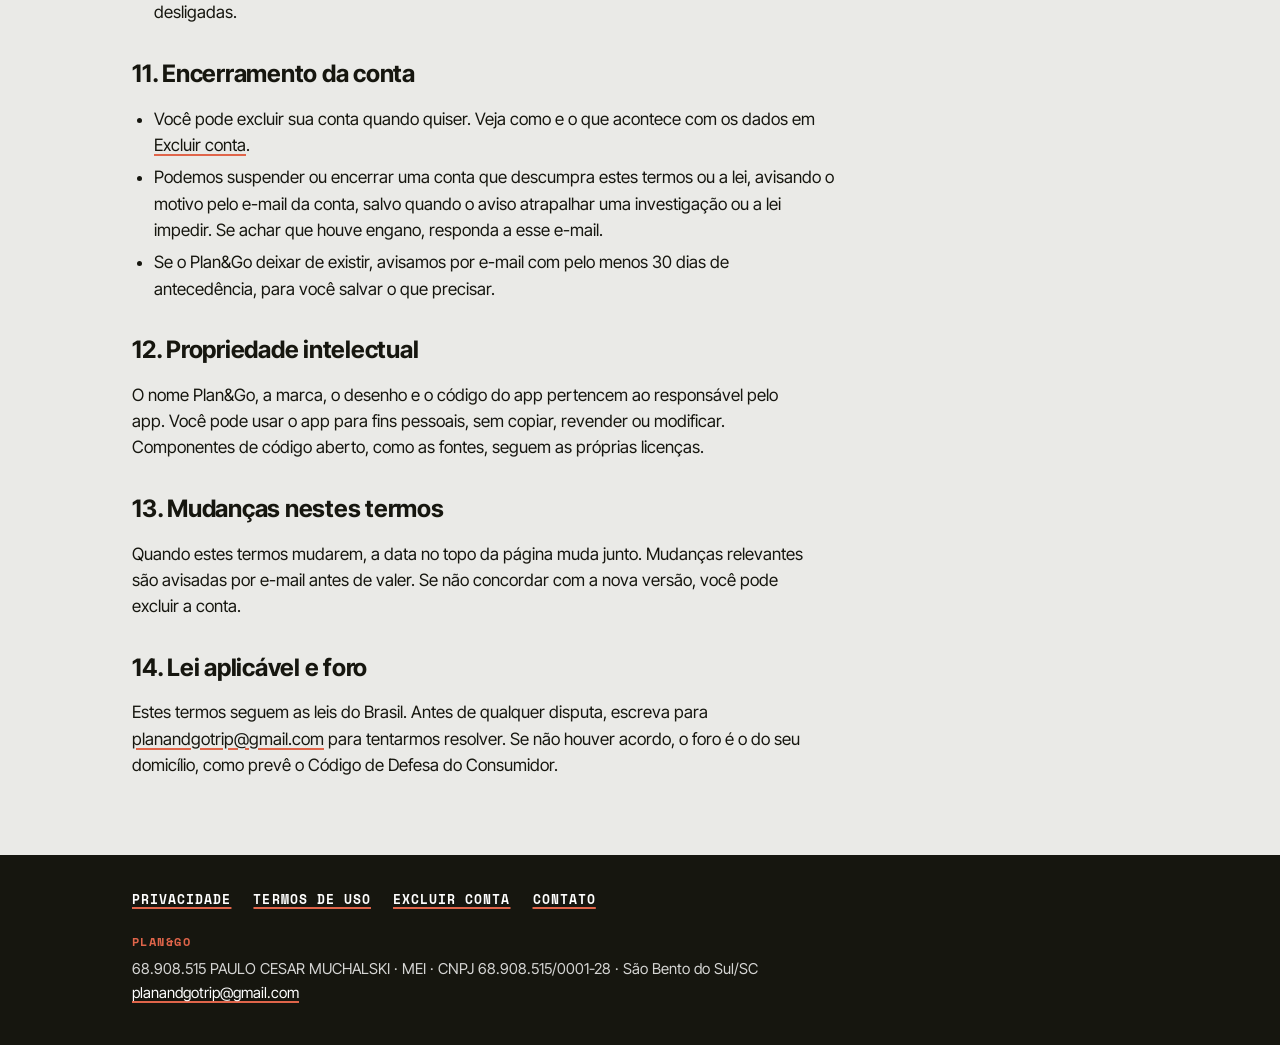
<file: termos/index.html>
<!doctype html>
<html lang="pt-BR">
<head>
  <meta charset="utf-8">
  <meta name="viewport" content="width=device-width, initial-scale=1">
  <title>Termos de Uso · Plan&amp;Go</title>
  <meta name="description" content="Regras para usar o app Plan&amp;Go: conta, viagens em grupo, conteúdo enviado, informações de terceiros, limites de responsabilidade e encerramento.">
  <meta name="theme-color" content="#EAEAE7">
  <link rel="icon" href="../favicon.svg" type="image/svg+xml">
  <link rel="stylesheet" href="../styles.css">
</head>
<body>
  <a class="skip-link" href="#conteudo">Pular para o conteúdo</a>

  <header class="site-header">
    <div class="wrap">
      <a class="brand" href="../" aria-label="Plan&amp;Go, página inicial">
        <span>PLAN&amp;GO</span>
      </a>
      <nav class="site-nav" aria-label="Páginas">
        <a href="../">Início</a>
        <a href="../privacidade/">Privacidade</a>
        <a href="../excluir-conta/">Excluir conta</a>
      </nav>
    </div>
  </header>

  <main id="conteudo" class="doc">
    <div class="wrap">
      <article class="doc-inner">
        <a class="back-link" href="../">← Plan&amp;Go</a>
        <h1>Termos de Uso</h1>
        <p class="doc-meta label label--soft">Atualizados em 15 de outubro de 2026</p>

        <p>Estes termos valem entre você e <strong>68.908.515 PAULO CESAR MUCHALSKI</strong>, microempreendedor individual (MEI), <span class="nowrap">CNPJ 68.908.515/0001-28</span>, São Bento do Sul/SC, responsável pelo app <strong>Plan&amp;Go</strong>. Ao criar uma conta ou usar o app, você aceita estes termos e a <a href="../privacidade/">Política de Privacidade</a>. Se não concordar, não use o app.</p>

        <nav class="toc" aria-labelledby="indice">
          <h2 id="indice">Nesta página</h2>
          <ol>
            <li><a href="#quem-pode">Quem pode usar</a></li>
            <li><a href="#conta">Conta e segurança</a></li>
            <li><a href="#servico">O que o app oferece</a></li>
            <li><a href="#grupo">Viagens em grupo e papéis</a></li>
            <li><a href="#conteudo-enviado">Conteúdo que você envia</a></li>
            <li><a href="#conduta">Regras de convivência</a></li>
            <li><a href="#denuncia">Denúncia, bloqueio e moderação</a></li>
            <li><a href="#terceiros">Informações de terceiros e horários</a></li>
            <li><a href="#disponibilidade">Disponibilidade e mudanças no app</a></li>
            <li><a href="#responsabilidade">Limites de responsabilidade</a></li>
            <li><a href="#encerramento">Encerramento da conta</a></li>
            <li><a href="#propriedade">Propriedade intelectual</a></li>
            <li><a href="#mudancas">Mudanças nestes termos</a></li>
            <li><a href="#lei">Lei aplicável e foro</a></li>
          </ol>
        </nav>

        <section id="quem-pode" aria-labelledby="t-quem-pode">
          <h2 id="t-quem-pode">1. Quem pode usar</h2>
          <ul>
            <li>O Plan&amp;Go é para pessoas com 18 anos ou mais.</li>
            <li>Cada conta é de uma pessoa só. Use seu nome real e um e-mail que seja seu.</li>
            <li>Mantenha seus dados de cadastro corretos, porque o e-mail é usado para recuperar o acesso e para os pedidos de privacidade.</li>
          </ul>
        </section>

        <section id="conta" aria-labelledby="t-conta">
          <h2 id="t-conta">2. Conta e segurança</h2>
          <ul>
            <li>Guarde sua senha só para você. O que for feito com a sua conta é considerado feito por você, salvo se você comprovar que não foi.</li>
            <li>Se perceber acesso que não reconhece, saia da conta, troque a senha pelo Esqueci a senha, na tela de entrar, e escreva para <a href="mailto:planandgotrip@gmail.com">planandgotrip@gmail.com</a>.</li>
            <li>Ao sair da conta, o app apaga do celular as cópias guardadas para uso sem internet.</li>
          </ul>
        </section>

        <section id="servico" aria-labelledby="t-servico">
          <h2 id="t-servico">3. O que o app oferece</h2>
          <p>O Plan&amp;Go é uma ferramenta para organizar viagens: roteiro, voos, hospedagem, transporte, malas, documentos, notas e despesas, sozinho ou em grupo. O app não vende passagens, hospedagem nem passeios, não faz reservas e não intermedeia pagamentos entre as pessoas do grupo.</p>
          <p>Hoje o app é gratuito e não tem anúncios. Se surgirem recursos pagos, o preço e as condições aparecem antes, e nada é cobrado sem que você contrate.</p>
        </section>

        <section id="grupo" aria-labelledby="t-grupo">
          <h2 id="t-grupo">4. Viagens em grupo e papéis</h2>
          <ul>
            <li>Uma viagem tem até 10 pessoas, contando os convites pendentes. Quem cria a viagem é o Organizador.</li>
            <li>O Organizador decide quem entra e o papel de cada pessoa: <strong><span class="nowrap">Co-organizador</span></strong> (edita tudo e gerencia o grupo, menos excluir a viagem e passar a organização), <strong>Personalizado</strong> (edita só as áreas liberadas e, se permitido, convida) ou <strong>Só visualizar</strong>.</li>
            <li>Tudo o que é da viagem aparece para o grupo inteiro. Antes de convidar alguém, lembre que essa pessoa verá roteiro, reservas, documentos em Da viagem e despesas.</li>
            <li>O Organizador pode remover pessoas, mudar papéis, passar a organização ou excluir a viagem. Excluir a viagem apaga os dados dela para todo o grupo.</li>
            <li>Quem sai do grupo perde o acesso à viagem. O que essa pessoa cadastrou para o grupo continua na viagem; as notas Minhas, as respostas de quem vai e a review daquela viagem são apagadas, e ela deixa de ser responsável pelas tarefas. As malas, os documentos em Meus e os cartões de embarque dela naquela viagem ficam guardados, sem acesso pelo app, até ela voltar ao grupo, pedir a remoção por e-mail ou excluir a conta.</li>
            <li>Combinados de dinheiro entre as pessoas do grupo são entre elas. O acerto do app é uma conta feita com o que foi lançado, não uma cobrança.</li>
          </ul>
        </section>

        <section id="conteudo-enviado" aria-labelledby="t-conteudo-enviado">
          <h2 id="t-conteudo-enviado">5. Conteúdo que você envia</h2>
          <ul>
            <li>O que você cadastra e anexa continua sendo seu. Você nos autoriza a guardar, processar e mostrar esse conteúdo só para fazer o app funcionar e só para as pessoas que você escolheu, como o grupo da viagem ou quem vê seu perfil.</li>
            <li>Você é responsável pelo que envia e precisa ter o direito de enviar: fotos, documentos e textos que não violem a lei nem direitos de outras pessoas.</li>
            <li>Ao cadastrar dados de outra pessoa, como o nome de um pagante, de um passageiro ou de um motorista, ou o documento de alguém, faça isso só quando for necessário para a viagem e com o conhecimento dela.</li>
          </ul>
        </section>

        <section id="conduta" aria-labelledby="t-conduta">
          <h2 id="t-conduta">6. Regras de convivência</h2>
          <p>Estas regras valem para tudo o que as pessoas põem no app: o perfil (nome, @, foto, cidade, bio e interesses), as reviews e o conteúdo das viagens que o grupo vê, como atividades, notas do grupo, documentos em Da viagem, despesas, nomes e fotos. Não é permitido:</p>
          <ul>
            <li>conteúdo ilegal, de ódio, discriminação, assédio, ameaça ou violência;</li>
            <li>conteúdo sexual ou qualquer conteúdo que envolva crianças ou adolescentes de forma imprópria;</li>
            <li>se passar por outra pessoa ou empresa;</li>
            <li>publicar dados pessoais de outra pessoa sem autorização;</li>
            <li>spam, golpes, propaganda não solicitada ou links maliciosos;</li>
            <li>violar direitos autorais, marcas ou outros direitos de terceiros;</li>
            <li>tentar acessar dados de outras contas, burlar limites de uso, sobrecarregar o serviço ou coletar dados de forma automatizada.</li>
          </ul>
          <h3>Na Rede</h3>
          <ul>
            <li>Siga e convide pessoas com respeito. Insistir em pedidos recusados, seguir alguém para assediar ou criar outra conta para contornar um bloqueio não é permitido.</li>
            <li>Convide para uma viagem só quem você conhece e sabe que quer participar.</li>
          </ul>
          <h3>Nas reviews</h3>
          <ul>
            <li>Escreva sobre a sua própria viagem, com base no que você viveu.</li>
            <li>Não use a review para ofender pessoas, expor dados de alguém ou fazer propaganda.</li>
          </ul>
          <h3>No grupo da viagem</h3>
          <ul>
            <li>Use o espaço do grupo para organizar a viagem. Não apague nem altere de má-fé o que outras pessoas cadastraram.</li>
            <li>Anexe documentos de outra pessoa, como passaporte ou CNH, só com a autorização dela e só quando for necessário para a viagem.</li>
          </ul>
        </section>

        <section id="denuncia" aria-labelledby="t-denuncia">
          <h2 id="t-denuncia">7. Denúncia, bloqueio e moderação</h2>
          <ul>
            <li><strong>Denunciar:</strong> use Denunciar no app, no perfil da pessoa, na review ou na pessoa do grupo, e escreva o motivo, dizendo qual conteúdo da viagem (atividade, nota, documento, despesa ou foto) você quer denunciar. Se preferir, escreva para <a href="mailto:planandgotrip@gmail.com">planandgotrip@gmail.com</a> com o @ da conta e o motivo.</li>
            <li><strong>Bloquear:</strong> no perfil da pessoa. Quem é bloqueado deixa de encontrar você na busca, de ver seu perfil e de seguir você, e não fica sabendo do bloqueio. Nas viagens em que vocês já estão juntos, os dois continuam vendo o que é da viagem: para se afastar, saia da viagem em Grupos ou peça ao Organizador para remover a pessoa.</li>
            <li><strong>Prazo:</strong> analisamos cada denúncia em até 7 dias e respondemos pelo e-mail da sua conta. Ameaças, risco à segurança de alguém e conteúdo sexual envolvendo menores têm prioridade, e o conteúdo pode ser retirado antes do fim da análise.</li>
            <li><strong>Moderação:</strong> conforme a gravidade, podemos remover o conteúdo, avisar a pessoa, suspender ou encerrar a conta. Conteúdo ilegal pode ser comunicado às autoridades.</li>
          </ul>
        </section>

        <section id="terceiros" aria-labelledby="t-terceiros">
          <h2 id="t-terceiros">8. Informações de terceiros e horários</h2>
          <ul>
            <li>Endereços, fotos, lugares sugeridos, aeroportos e imagens de destino vêm de serviços e bases de terceiros, como Google, Pexels, GeoNames, Geoapify e uma base pública de aeroportos, e podem estar incompletos, errados ou desatualizados.</li>
            <li>O mapa e as buscas de hotéis, endereços e sugestões de atividades usam o Google Maps. Ao usá-los, você também segue os <a href="https://maps.google.com/help/terms_maps/?hl=pt-BR" rel="noopener">Termos Adicionais de Serviço do Google Maps/Google Earth</a> e a <a href="https://policies.google.com/privacy?hl=pt-BR" rel="noopener">Política de Privacidade do Google</a>.</li>
            <li>Horários de voos, hospedagens, transportes e atividades são os que as pessoas do grupo cadastram, no horário local do destino. O app não acompanha atrasos, cancelamentos nem mudanças de portão.</li>
            <li>Confira sempre horários e dados do voo com a companhia aérea, e os das reservas com o hotel, a locadora ou quem presta o serviço.</li>
            <li>O cartão de embarque guardado no app é uma cópia para sua conveniência. O documento válido é o emitido pela companhia aérea.</li>
            <li>Os lembretes dependem das notificações e da economia de bateria do seu celular e podem não aparecer. Não dependa só deles para compromissos importantes.</li>
            <li>A cópia guardada para uso sem internet pode estar desatualizada em relação ao que o grupo mudou depois.</li>
          </ul>
        </section>

        <section id="disponibilidade" aria-labelledby="t-disponibilidade">
          <h2 id="t-disponibilidade">9. Disponibilidade e mudanças no app</h2>
          <p>Trabalhamos para manter o Plan&amp;Go funcionando, mas ele pode ficar fora do ar por manutenção, falhas próprias ou dos fornecedores, ou falta de internet. Podemos mudar, incluir ou retirar funções. Se uma mudança tirar algo importante que você usa, avisamos por e-mail com antecedência sempre que possível.</p>
        </section>

        <section id="responsabilidade" aria-labelledby="t-responsabilidade">
          <h2 id="t-responsabilidade">10. Limites de responsabilidade</h2>
          <p>Nada nestes termos afasta os direitos que o Código de Defesa do Consumidor garante a você. Respondemos pelos problemas causados por falhas do próprio app. Não respondemos por:</p>
          <ul>
            <li>informações erradas cadastradas por você ou pelo seu grupo, ou vindas dos serviços de terceiros citados acima;</li>
            <li>perda de voos, reservas ou compromissos por horários que não foram conferidos com quem presta o serviço;</li>
            <li>conteúdo publicado por outras pessoas e combinados entre as pessoas do grupo;</li>
            <li>serviços de companhias aéreas, hotéis, locadoras e outros fornecedores da sua viagem;</li>
            <li>falhas do seu celular, da sua internet ou das configurações dele, como notificações desligadas.</li>
          </ul>
        </section>

        <section id="encerramento" aria-labelledby="t-encerramento">
          <h2 id="t-encerramento">11. Encerramento da conta</h2>
          <ul>
            <li>Você pode excluir sua conta quando quiser. Veja como e o que acontece com os dados em <a href="../excluir-conta/">Excluir conta</a>.</li>
            <li>Podemos suspender ou encerrar uma conta que descumpra estes termos ou a lei, avisando o motivo pelo e-mail da conta, salvo quando o aviso atrapalhar uma investigação ou a lei impedir. Se achar que houve engano, responda a esse e-mail.</li>
            <li>Se o Plan&amp;Go deixar de existir, avisamos por e-mail com pelo menos 30 dias de antecedência, para você salvar o que precisar.</li>
          </ul>
        </section>

        <section id="propriedade" aria-labelledby="t-propriedade">
          <h2 id="t-propriedade">12. Propriedade intelectual</h2>
          <p>O nome Plan&amp;Go, a marca, o desenho e o código do app pertencem ao responsável pelo app. Você pode usar o app para fins pessoais, sem copiar, revender ou modificar. Componentes de código aberto, como as fontes, seguem as próprias licenças.</p>
        </section>

        <section id="mudancas" aria-labelledby="t-mudancas">
          <h2 id="t-mudancas">13. Mudanças nestes termos</h2>
          <p>Quando estes termos mudarem, a data no topo da página muda junto. Mudanças relevantes são avisadas por e-mail antes de valer. Se não concordar com a nova versão, você pode excluir a conta.</p>
        </section>

        <section id="lei" aria-labelledby="t-lei">
          <h2 id="t-lei">14. Lei aplicável e foro</h2>
          <p>Estes termos seguem as leis do Brasil. Antes de qualquer disputa, escreva para <a href="mailto:planandgotrip@gmail.com">planandgotrip@gmail.com</a> para tentarmos resolver. Se não houver acordo, o foro é o do seu domicílio, como prevê o Código de Defesa do Consumidor.</p>
        </section>
      </article>
    </div>
  </main>

  <footer class="site-footer">
    <div class="wrap">
      <nav aria-label="Rodapé">
        <ul class="footer-links">
          <li><a href="../privacidade/">Privacidade</a></li>
          <li><a href="../termos/" aria-current="page">Termos de Uso</a></li>
          <li><a href="../excluir-conta/">Excluir conta</a></li>
          <li><a href="mailto:planandgotrip@gmail.com">Contato</a></li>
        </ul>
      </nav>
      <p class="footer-company">
        <span class="label">Plan&amp;Go</span>
        68.908.515 PAULO CESAR MUCHALSKI · MEI · <span class="nowrap">CNPJ 68.908.515/0001-28</span> · São Bento do Sul/SC<br>
        <a href="mailto:planandgotrip@gmail.com">planandgotrip@gmail.com</a>
      </p>
    </div>
  </footer>
</body>
</html>
</file>
<file: styles.css>
/* Plan&Go: site publico (landing e paginas legais). Sem build e sem fontes
   externas: tudo vem da pasta fonts/ (licenca OFL). */

@font-face {
  font-family: "Inter Tight";
  src: url("fonts/InterTight-400.woff2") format("woff2");
  font-weight: 400;
  font-style: normal;
  font-display: swap;
}
@font-face {
  font-family: "Inter Tight";
  src: url("fonts/InterTight-500.woff2") format("woff2");
  font-weight: 500;
  font-style: normal;
  font-display: swap;
}
@font-face {
  font-family: "Inter Tight";
  src: url("fonts/InterTight-700.woff2") format("woff2");
  font-weight: 700;
  font-style: normal;
  font-display: swap;
}
@font-face {
  font-family: "Space Mono";
  src: url("fonts/SpaceMono-400.woff2") format("woff2");
  font-weight: 400;
  font-style: normal;
  font-display: swap;
}
@font-face {
  font-family: "Space Mono";
  src: url("fonts/SpaceMono-700.woff2") format("woff2");
  font-weight: 700;
  font-style: normal;
  font-display: swap;
}
@font-face {
  font-family: "Fredoka";
  src: url("fonts/Fredoka-700.woff2") format("woff2");
  font-weight: 700;
  font-style: normal;
  font-display: swap;
}

:root {
  --bg: #eaeae7;
  --surface: #f8f5ef;
  --tile: #e2e2dd;
  --ink: #16160f;
  /* Texto secundario: 5,3:1 sobre o fundo. */
  --ink-soft: #5f5f59;
  --muted: #9c9c97;
  --coral: #e0654a;
  --coral-press: #c9543b;
  /* Coral para texto pequeno sobre o fundo claro: 4,9:1. */
  --coral-deep: #a84530;
  --advent: #5e6b4e;
  /* Destaque dos trechos ainda a preencher. */
  --pending: #ffe08a;
  --border: rgba(22, 22, 15, 0.14);
  --shadow: 0 10px 28px rgba(22, 22, 15, 0.09);
  --radius-card: 24px;
  --radius-small: 16px;
  --display: "Inter Tight", "Helvetica Neue", Arial, sans-serif;
  --mono: "Space Mono", "Courier New", monospace;
  --playful: "Fredoka", "Inter Tight", sans-serif;
  --gutter: 20px;
  --max: 1080px;
}

*,
*::before,
*::after {
  box-sizing: border-box;
}

html {
  -webkit-text-size-adjust: 100%;
  text-size-adjust: 100%;
}

body {
  margin: 0;
  background: var(--bg);
  color: var(--ink);
  font-family: var(--display);
  font-size: 17px;
  line-height: 1.55;
}

img,
svg {
  display: block;
  max-width: 100%;
}

a {
  color: var(--ink);
  text-decoration-color: var(--coral);
  text-decoration-thickness: 2px;
  text-underline-offset: 3px;
}

a:hover {
  color: var(--coral-deep);
}

:focus-visible {
  outline: 3px solid var(--coral-deep);
  outline-offset: 3px;
  border-radius: 6px;
}

.skip-link {
  position: absolute;
  left: var(--gutter);
  top: -100px;
  z-index: 10;
  padding: 10px 16px;
  border-radius: 12px;
  background: var(--ink);
  color: #fff;
  font-family: var(--mono);
  font-size: 13px;
  font-weight: 700;
  letter-spacing: 0.06em;
  text-transform: uppercase;
}

.skip-link:focus {
  top: 12px;
  color: #fff;
}

.wrap {
  width: 100%;
  max-width: var(--max);
  margin: 0 auto;
  padding: 0 var(--gutter);
}

/* Rotulos em caixa alta, como no app (Space Mono). */
.label {
  font-family: var(--mono);
  font-size: 12px;
  font-weight: 700;
  letter-spacing: 0.12em;
  text-transform: uppercase;
}

.hero .label,
.section-head > .label,
.card > .label {
  margin: 0;
}

.label--soft {
  color: var(--ink-soft);
}

.label--coral {
  color: var(--coral-deep);
}

/* ---------- Topo ---------- */

.site-header {
  padding: 22px 0 6px;
}

.site-header .wrap {
  display: flex;
  align-items: center;
  justify-content: space-between;
  gap: 16px;
}

.brand {
  display: inline-flex;
  align-items: center;
  gap: 10px;
  color: var(--ink);
  text-decoration: none;
  font-family: var(--mono);
  font-weight: 700;
  font-size: 15px;
  letter-spacing: 0.16em;
}

.site-nav {
  display: none;
  gap: 22px;
}

.site-nav a {
  font-family: var(--mono);
  font-size: 12px;
  font-weight: 700;
  letter-spacing: 0.1em;
  text-transform: uppercase;
  text-decoration: none;
}

.site-nav a:hover {
  text-decoration: underline;
  text-decoration-color: var(--coral);
}

/* ---------- Pilulas ---------- */

.pill {
  display: inline-flex;
  align-items: center;
  gap: 9px;
  min-height: 44px;
  padding: 10px 18px;
  border-radius: 999px;
  font-family: var(--mono);
  font-size: 13px;
  font-weight: 700;
  letter-spacing: 0.08em;
  text-transform: uppercase;
  text-decoration: none;
}

/* Aviso de status, nao botao: sem o coral cheio das acoes. */
.pill--soon {
  background: rgba(224, 101, 74, 0.1);
  border: 1.5px dashed var(--coral);
  color: var(--ink);
}

.pill--coral {
  background: var(--coral);
  color: var(--ink);
}

.pill--line {
  border: 1.5px solid var(--ink);
  color: var(--ink);
}

.pill--line:hover {
  background: var(--ink);
  color: #fff;
}

.pill-dot {
  width: 8px;
  height: 8px;
  border-radius: 50%;
  background: var(--ink);
  flex: 0 0 auto;
}

/* ---------- Abertura ---------- */

.hero {
  padding: 34px 0 20px;
}

.hero h1 {
  margin: 14px 0 0;
  font-weight: 500;
  font-size: 44px;
  line-height: 0.98;
  letter-spacing: -0.025em;
  max-width: 13ch;
}

.hero h1 em {
  font-style: normal;
  color: var(--coral-press);
}

.hero-lead {
  margin: 18px 0 0;
  max-width: 34rem;
  color: var(--ink-soft);
  font-size: 18px;
}

.hero-actions {
  display: flex;
  flex-wrap: wrap;
  gap: 12px;
  margin-top: 26px;
}

.hero-actions p {
  margin: 0;
}

.hero-note {
  margin: 14px 0 0;
  color: var(--ink-soft);
  font-size: 14px;
}

/* ---------- Telas do app recriadas ---------- */

.screens {
  display: flex;
  gap: 16px;
  margin: 34px calc(var(--gutter) * -1) 0;
  padding: 6px var(--gutter) 22px;
  overflow-x: auto;
  scroll-snap-type: x mandatory;
  scroll-padding-inline: var(--gutter);
}

.screens:focus-visible {
  outline-offset: -3px;
}

.phone {
  flex: 0 0 auto;
  margin: 0;
  width: 264px;
  scroll-snap-align: start;
  border-radius: 34px;
  padding: 10px;
  background: var(--ink);
  box-shadow: 0 18px 40px rgba(22, 22, 15, 0.18);
}

.phone-screen {
  height: 480px;
  overflow: hidden;
  border-radius: 26px;
  background: var(--bg);
  padding: 18px 14px;
}

.phone-caption {
  margin: 12px 4px 0;
  color: #fff;
  font-family: var(--mono);
  font-size: 11px;
  font-weight: 700;
  letter-spacing: 0.1em;
  text-transform: uppercase;
  text-align: center;
}

.mock-eyebrow {
  text-align: center;
  font-family: var(--mono);
  font-size: 9px;
  font-weight: 700;
  letter-spacing: 0.3em;
  color: var(--ink-soft);
  text-transform: uppercase;
}

.mock-title {
  margin: 14px 0 12px;
  font-weight: 500;
  font-size: 30px;
  line-height: 0.95;
  letter-spacing: -0.02em;
}

/* Cartao da viagem da Home, sem foto: a cor de fundo do app. */
.mock-trip {
  position: relative;
  height: 196px;
  overflow: hidden;
  border-radius: 20px;
  background: var(--coral);
  box-shadow: 0 8px 20px rgba(22, 22, 15, 0.16);
}

.mock-trip-meta {
  position: absolute;
  top: 14px;
  left: 14px;
  right: 14px;
  display: flex;
  justify-content: space-between;
  font-family: var(--mono);
  font-size: 9px;
  font-weight: 700;
  letter-spacing: 0.08em;
  color: var(--ink);
  text-transform: uppercase;
}

.mock-trip-city {
  position: absolute;
  left: 14px;
  bottom: 14px;
  font-family: var(--playful);
  font-weight: 700;
  font-size: 46px;
  line-height: 0.85;
  letter-spacing: -0.02em;
  color: var(--ink);
}

.mock-trip-city small {
  display: block;
  margin-bottom: 6px;
  font-family: var(--mono);
  font-size: 10px;
  letter-spacing: 0.1em;
}

.mock-avatars {
  position: absolute;
  top: 38px;
  right: 14px;
  display: flex;
}

.mock-avatar {
  width: 28px;
  height: 28px;
  margin-left: -8px;
  border: 2px solid var(--coral);
  border-radius: 50%;
  display: grid;
  place-items: center;
  font-family: var(--mono);
  font-size: 10px;
  font-weight: 700;
  color: #fff;
}

.mock-row {
  display: flex;
  gap: 8px;
  margin-top: 12px;
}

.mock-stat {
  flex: 1;
  border-radius: 14px;
  background: var(--tile);
  padding: 10px 6px 8px;
  text-align: center;
}

.mock-stat b {
  display: block;
  font-family: var(--playful);
  font-size: 22px;
  line-height: 1;
}

.mock-stat span {
  display: block;
  margin-top: 5px;
  font-family: var(--mono);
  font-size: 8px;
  letter-spacing: 0.06em;
  color: var(--ink-soft);
  text-transform: uppercase;
}

/* Roteiro do dia. */
.mock-days {
  display: flex;
  gap: 6px;
  margin: 12px 0 14px;
}

.mock-day {
  flex: 1;
  border: 1px solid var(--border);
  border-radius: 14px;
  padding: 6px 0;
  text-align: center;
  font-family: var(--mono);
  font-size: 8px;
  font-weight: 700;
  letter-spacing: 0.06em;
  text-transform: uppercase;
  color: var(--ink-soft);
}

.mock-day b {
  display: block;
  font-family: var(--playful);
  font-size: 17px;
  line-height: 1.1;
  color: var(--ink);
}

.mock-day--on {
  border-color: var(--coral);
  background: rgba(224, 101, 74, 0.12);
}

.mock-hour {
  display: flex;
  gap: 10px;
  margin-bottom: 10px;
}

.mock-hour-n {
  flex: 0 0 34px;
  font-family: var(--playful);
  font-weight: 700;
  font-size: 20px;
  line-height: 1.2;
  color: var(--coral-press);
  text-align: center;
}

.mock-act {
  flex: 1;
  border-radius: 14px;
  background: var(--surface);
  border: 1px solid var(--border);
  padding: 10px 11px;
}

.mock-act b {
  display: block;
  font-size: 13px;
  line-height: 1.2;
}

/* Sem caixa alta automatica: o horario fica minusculo, como no app
   (`09h – 11h · PASSEIO`). */
.mock-act span {
  display: block;
  margin-top: 4px;
  font-family: var(--mono);
  font-size: 8px;
  letter-spacing: 0.06em;
  color: var(--ink-soft);
}

.mock-act--flight {
  background: var(--ink);
  color: #fff;
}

.mock-act--flight span {
  color: rgba(255, 255, 255, 0.72);
}

/* Despesas e acerto. */
.mock-sum {
  margin-top: 14px;
  border-radius: 18px;
  background: var(--ink);
  color: #fff;
  padding: 16px 14px;
}

.mock-sum .label,
.mock-settle .label {
  font-size: 8px;
}

.mock-sum .label {
  color: rgba(255, 255, 255, 0.75);
}

.mock-sum-total {
  margin-top: 6px;
  font-family: var(--playful);
  font-weight: 700;
  font-size: 32px;
  line-height: 1;
}

.mock-sum-grid {
  display: grid;
  grid-template-columns: 1fr 1fr 1fr;
  gap: 6px;
  margin-top: 16px;
}

.mock-sum-grid div {
  font-size: 13px;
  font-weight: 700;
  line-height: 1.1;
}

.mock-sum-grid span {
  display: block;
  margin-top: 4px;
  font-family: var(--mono);
  font-size: 7.5px;
  font-weight: 400;
  letter-spacing: 0.06em;
  opacity: 0.75;
  text-transform: uppercase;
}

.mock-settle {
  margin-top: 12px;
  border-radius: 16px;
  background: var(--surface);
  border: 1px solid var(--border);
  padding: 12px;
}

.mock-settle p {
  margin: 4px 0 0;
  font-size: 13px;
  line-height: 1.35;
}

.mock-settle b {
  font-family: var(--playful);
  font-size: 18px;
}

.mock-line {
  display: flex;
  align-items: center;
  justify-content: space-between;
  gap: 8px;
  margin-top: 10px;
  padding: 10px 12px;
  border-radius: 14px;
  background: var(--surface);
  border: 1px solid var(--border);
  font-size: 12px;
}

.mock-line b {
  font-size: 13px;
}

.mock-chip {
  flex: 0 0 auto;
  border-radius: 12px;
  padding: 3px 8px;
  border: 1px solid rgba(94, 107, 78, 0.35);
  background: rgba(94, 107, 78, 0.14);
  color: var(--advent);
  font-family: var(--mono);
  font-size: 8px;
  font-weight: 700;
  letter-spacing: 0.06em;
}

/* Proximas viagens da tela inicial recriada. */
.mock-next {
  display: flex;
  gap: 8px;
  margin-top: 12px;
}

.mock-next-card {
  flex: 1;
  height: 84px;
  border-radius: 16px;
  background: var(--advent);
  color: #fff;
  padding: 10px;
  display: flex;
  flex-direction: column;
  justify-content: flex-end;
  font-family: var(--playful);
  font-weight: 700;
  font-size: 20px;
  line-height: 1;
}

.mock-next-card small {
  display: block;
  margin-bottom: 4px;
  font-family: var(--mono);
  font-size: 8px;
  letter-spacing: 0.08em;
  text-transform: uppercase;
}

.mock-next-card--new {
  background: transparent;
  border: 1.5px dashed rgba(22, 22, 15, 0.3);
  color: var(--ink-soft);
  justify-content: center;
  align-items: center;
  font-family: var(--mono);
  font-size: 9px;
  letter-spacing: 0.06em;
  text-transform: uppercase;
}

/* ---------- Secoes ---------- */

.section {
  padding: 46px 0;
}

.section-head h2 {
  margin: 10px 0 0;
  font-weight: 500;
  font-size: 34px;
  line-height: 1;
  letter-spacing: -0.02em;
}

.section-head p {
  margin: 14px 0 0;
  max-width: 38rem;
  color: var(--ink-soft);
}

.cards {
  display: grid;
  grid-template-columns: 1fr;
  gap: 14px;
  margin: 28px 0 0;
  padding: 0;
  list-style: none;
}

.card {
  border-radius: var(--radius-card);
  background: var(--surface);
  box-shadow: var(--shadow);
  padding: 22px 20px;
}

.card h3 {
  margin: 10px 0 0;
  font-size: 21px;
  line-height: 1.15;
  letter-spacing: -0.01em;
}

.card p {
  margin: 10px 0 0;
  color: var(--ink-soft);
  font-size: 16px;
}

.card ul {
  margin: 10px 0 0;
  padding-left: 18px;
  color: var(--ink-soft);
  font-size: 16px;
}

.card--ink {
  background: var(--ink);
  color: #fff;
}

.card--ink p,
.card--ink ul {
  color: rgba(255, 255, 255, 0.78);
}

.card--ink .label {
  color: var(--coral);
}

/* Papeis do grupo. */
.roles {
  display: grid;
  gap: 12px;
  margin: 28px 0 0;
}

.role {
  display: grid;
  grid-template-columns: 1fr;
  gap: 6px;
  border-radius: var(--radius-small);
  background: var(--tile);
  padding: 16px 18px;
}

.role dt {
  font-family: var(--mono);
  font-size: 13px;
  font-weight: 700;
  letter-spacing: 0.08em;
  text-transform: uppercase;
}

.role dd {
  margin: 0;
  color: var(--ink-soft);
  font-size: 16px;
}

.facts {
  display: grid;
  gap: 10px;
  margin: 24px 0 0;
  padding: 0;
  list-style: none;
}

.facts li {
  position: relative;
  border-top: 1px solid var(--border);
  padding: 12px 0 0 21px;
}

.facts li::before {
  content: "";
  position: absolute;
  left: 0;
  top: 21px;
  width: 9px;
  height: 9px;
  border-radius: 50%;
  background: var(--coral);
}

/* ---------- Rodape ---------- */

.site-footer {
  margin-top: 30px;
  padding: 34px 0 40px;
  background: var(--ink);
  color: rgba(255, 255, 255, 0.82);
  font-size: 15px;
}

.site-footer a {
  color: #fff;
}

.site-footer a:hover {
  color: var(--coral);
}

.site-footer :focus-visible {
  outline-color: var(--coral);
}

.footer-links {
  display: flex;
  flex-wrap: wrap;
  gap: 10px 22px;
  margin: 0;
  padding: 0;
  list-style: none;
  font-family: var(--mono);
  font-size: 13px;
  font-weight: 700;
  letter-spacing: 0.08em;
  text-transform: uppercase;
}

.footer-company {
  margin: 22px 0 0;
  line-height: 1.6;
}

.footer-company .label {
  display: block;
  margin-bottom: 6px;
  color: var(--coral);
}

/* ---------- Paginas legais ---------- */

.doc {
  padding: 26px 0 30px;
}

.doc-inner {
  max-width: 720px;
}

.back-link {
  display: inline-flex;
  align-items: center;
  min-height: 44px;
  font-family: var(--mono);
  font-size: 12px;
  font-weight: 700;
  letter-spacing: 0.1em;
  text-transform: uppercase;
  text-decoration: none;
}

.back-link:hover {
  text-decoration: underline;
  text-decoration-color: var(--coral);
}

.doc h1 {
  margin: 12px 0 0;
  font-weight: 500;
  font-size: 40px;
  line-height: 1;
  letter-spacing: -0.02em;
}

.doc-meta {
  margin: 14px 0 0;
}

.summary {
  margin: 26px 0 0;
  border-radius: var(--radius-card);
  background: var(--surface);
  box-shadow: var(--shadow);
  padding: 20px;
}

.summary h2 {
  margin: 0;
  font-family: var(--mono);
  font-size: 13px;
  font-weight: 700;
  letter-spacing: 0.1em;
  text-transform: uppercase;
}

.summary ul {
  margin: 12px 0 0;
  padding-left: 20px;
}

.summary li + li {
  margin-top: 6px;
}

.toc {
  margin: 26px 0 0;
  border-left: 3px solid var(--coral);
  padding: 2px 0 2px 16px;
}

.toc h2 {
  margin: 0;
  font-family: var(--mono);
  font-size: 13px;
  font-weight: 700;
  letter-spacing: 0.1em;
  text-transform: uppercase;
}

.toc ol {
  margin: 10px 0 0;
  padding-left: 20px;
  font-size: 16px;
}

.toc li + li {
  margin-top: 4px;
}

.doc section {
  margin-top: 34px;
  scroll-margin-top: 16px;
}

.doc section h2 {
  margin: 0;
  font-size: 24px;
  line-height: 1.2;
  letter-spacing: -0.01em;
}

.doc section h3 {
  margin: 22px 0 0;
  font-size: 18px;
  line-height: 1.3;
}

.doc p,
.doc li {
  max-width: 68ch;
}

.doc .note {
  max-width: none;
}

/* CNPJ e outros trechos que nao podem quebrar no meio. */
.nowrap {
  white-space: nowrap;
}

.doc ul,
.doc ol {
  padding-left: 22px;
}

.doc li + li {
  margin-top: 6px;
}

.table-wrap {
  margin: 16px 0 0;
  overflow-x: auto;
  border-radius: var(--radius-small);
  background: var(--surface);
  box-shadow: var(--shadow);
}

.table-wrap:focus-visible {
  outline-offset: 2px;
}

table {
  width: 100%;
  min-width: 560px;
  border-collapse: collapse;
  font-size: 15px;
}

th,
td {
  padding: 12px 14px;
  text-align: left;
  vertical-align: top;
  border-bottom: 1px solid var(--border);
}

thead th {
  font-family: var(--mono);
  font-size: 11px;
  font-weight: 700;
  letter-spacing: 0.08em;
  text-transform: uppercase;
  color: var(--ink-soft);
}

tbody tr:last-child th,
tbody tr:last-child td {
  border-bottom: 0;
}

tbody th {
  font-weight: 700;
}

/* No celular, cada linha da tabela vira um bloco, com o titulo da coluna
   acima de cada valor (data-label). */
@media (max-width: 719px) {
  .table-wrap {
    overflow: visible;
  }

  table {
    min-width: 0;
  }

  table,
  tbody,
  tr,
  th,
  td {
    display: block;
  }

  thead {
    position: absolute;
    width: 1px;
    height: 1px;
    overflow: hidden;
    clip-path: inset(50%);
    white-space: nowrap;
  }

  tbody tr {
    padding: 16px 18px;
    border-bottom: 1px solid var(--border);
  }

  tbody tr:last-child {
    border-bottom: 0;
  }

  th,
  td {
    padding: 0;
    border-bottom: 0;
  }

  td {
    margin-top: 10px;
  }

  td[data-label]::before {
    content: attr(data-label);
    display: block;
    margin-bottom: 2px;
    font-family: var(--mono);
    font-size: 11px;
    font-weight: 700;
    letter-spacing: 0.08em;
    text-transform: uppercase;
    color: var(--ink-soft);
  }
}

mark.pending {
  padding: 0 4px;
  border-radius: 4px;
  background: var(--pending);
  color: var(--ink);
  font-family: var(--mono);
  font-size: 0.82em;
  font-weight: 700;
}

.note {
  margin: 16px 0 0;
  border-radius: var(--radius-small);
  background: var(--tile);
  padding: 14px 16px;
  font-size: 16px;
}

.steps {
  margin: 16px 0 0;
  padding: 0;
  list-style: none;
  counter-reset: step;
}

.steps li {
  position: relative;
  counter-increment: step;
  padding: 0 0 0 46px;
  min-height: 34px;
}

.steps li + li {
  margin-top: 14px;
}

.steps li::before {
  content: counter(step);
  position: absolute;
  left: 0;
  top: -2px;
  width: 32px;
  height: 32px;
  border-radius: 50%;
  background: var(--coral);
  color: var(--ink);
  display: grid;
  place-items: center;
  font-family: var(--playful);
  font-weight: 700;
  font-size: 17px;
}

.path {
  font-family: var(--mono);
  font-size: 14px;
  font-weight: 700;
  letter-spacing: 0.04em;
  white-space: nowrap;
}

/* ---------- 404 ---------- */

.lost {
  padding: 60px 0 40px;
}

.lost-number {
  margin: 0;
  font-family: var(--playful);
  font-weight: 700;
  font-size: 110px;
  line-height: 0.85;
  color: var(--coral-press);
}

.lost h1 {
  margin: 18px 0 0;
  font-weight: 500;
  font-size: 34px;
  line-height: 1.05;
  letter-spacing: -0.02em;
}

/* ---------- Telas maiores ---------- */

@media (min-width: 720px) {
  :root {
    --gutter: 32px;
  }

  .site-nav {
    display: flex;
  }

  .hero {
    padding-top: 56px;
  }

  .hero h1 {
    font-size: 64px;
  }

  .cards {
    grid-template-columns: 1fr 1fr;
  }

  .role {
    grid-template-columns: 220px 1fr;
    gap: 16px;
    align-items: baseline;
  }

  .section-head h2 {
    font-size: 44px;
  }

  .doc h1 {
    font-size: 52px;
  }
}

/* As tres telas cabem lado a lado so a partir daqui; antes, a faixa rola. */
@media (min-width: 900px) {
  .screens {
    margin-left: 0;
    margin-right: 0;
    padding-left: 0;
    padding-right: 0;
    overflow: visible;
    justify-content: space-between;
  }
}

@media (min-width: 1000px) {
  .cards {
    grid-template-columns: 1fr 1fr 1fr;
  }

  .card--ink {
    grid-column: span 2;
  }
}

@media (prefers-reduced-motion: reduce) {
  * {
    scroll-behavior: auto !important;
  }
}
</file>
